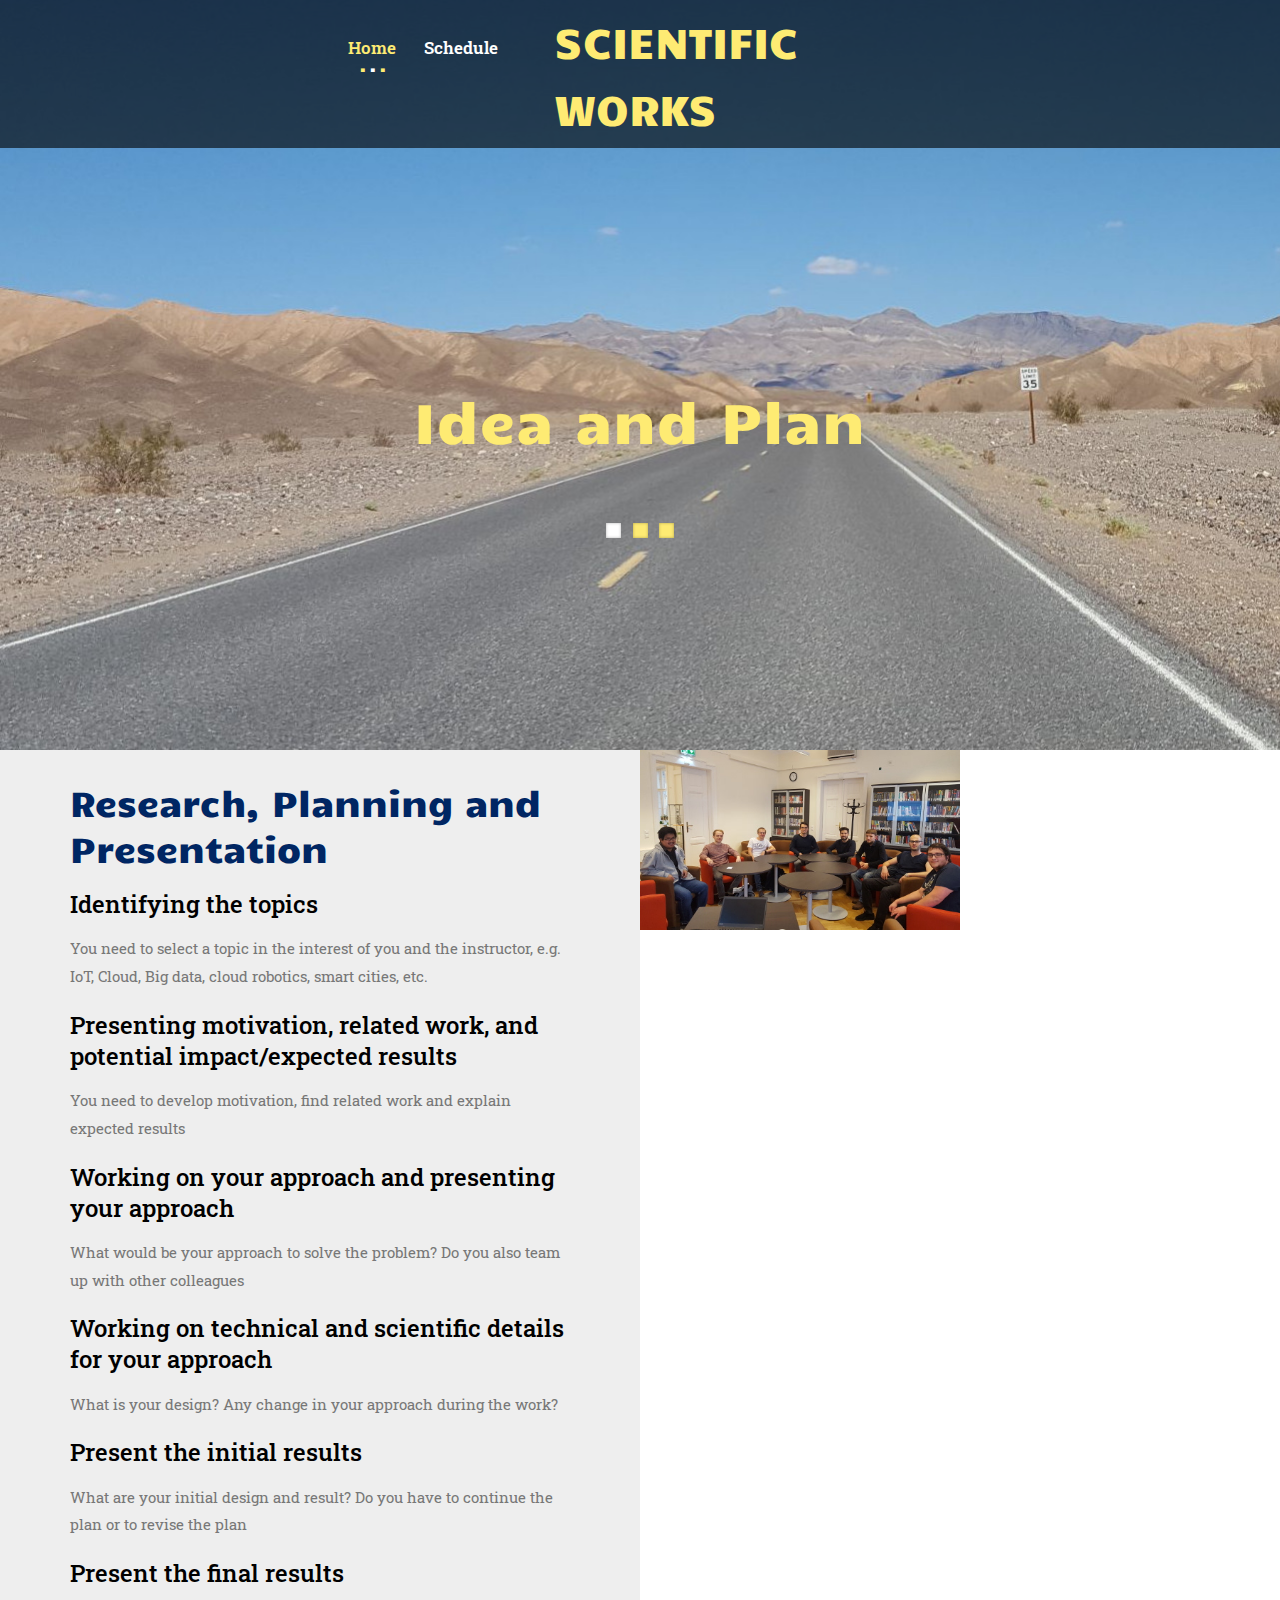
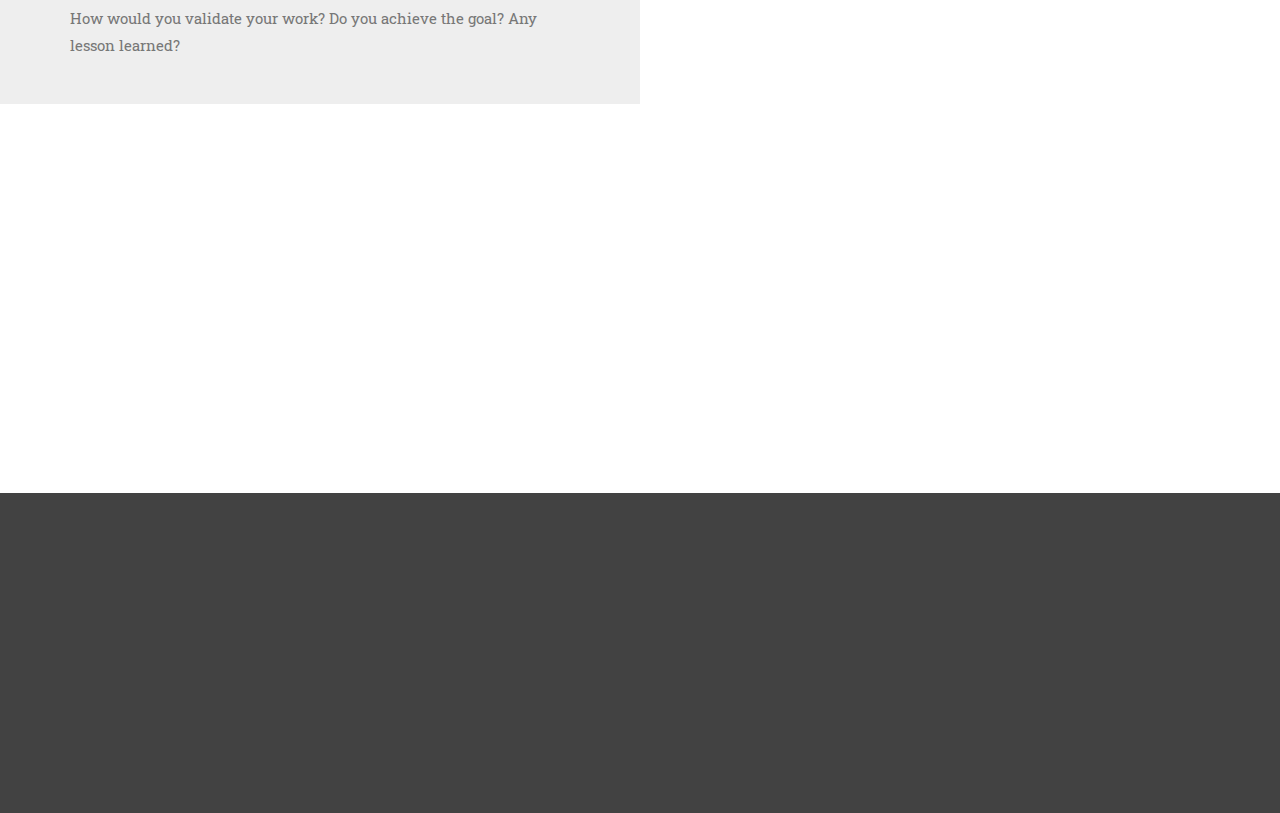
<file: index.html>
<!--
Author: W3layouts
Author URL: http://w3layouts.com
License: Creative Commons Attribution 3.0 Unported
License URL: http://creativecommons.org/licenses/by/3.0/
-->
<!DOCTYPE html>
<html>
<head>
<title>Scientific Works</title>
<link href="css/bootstrap.css" type="text/css" rel="stylesheet" media="all">
<link href="css/style.css" type="text/css" rel="stylesheet" media="all">
<!-- Custom Theme files -->
<meta name="viewport" content="width=device-width, initial-scale=1">
<meta http-equiv="Content-Type" content="text/html; charset=utf-8" />
<meta name="keywords" content="Mentors Responsive Web template, Bootstrap Web Templates, Flat Web Templates, Android Compatible Web template, 
Smartphone Compatible Web template, free Webdesigns for Nokia, Samsung, LG, SonyEricsson, Motorola Web design" />
<script type="application/x-javascript"> addEventListener("load", function() { setTimeout(hideURLbar, 0); }, false); function hideURLbar(){ window.scrollTo(0,1); } </script>
<!-- //Custom Theme files -->
<link rel="stylesheet" href="css/flexslider.css" type="text/css" media="screen" />
<!-- js -->
<script src="js/jquery-1.11.1.min.js"></script> 
<script src="js/bootstrap.js"> </script>
<!-- //js -->	
<!--fonts-->
<link href='//fonts.googleapis.com/css?family=Julius+Sans+One' rel='stylesheet' type='text/css'>
<link href='//fonts.googleapis.com/css?family=Candal' rel='stylesheet' type='text/css'>
<link href='//fonts.googleapis.com/css?family=Roboto+Slab' rel='stylesheet' type='text/css'>
<!--/fonts-->
<!--JS for animate-->
	<link href="css/animate.css" rel="stylesheet" type="text/css" media="all">
	<script src="js/wow.min.js"></script>
		<script>
			new WOW().init();
		</script>
	<!--//end-animate-->

</head>
<body>
	<!--banner-->
	<div class="banner">
		<!--header-->
		<div class="header">		
				<nav class="navbar navbar-default">
					<!-- Brand and toggle get grouped for better mobile display -->
						<div class="navbar-header">
							<button type="button" class="navbar-toggle collapsed" data-toggle="collapse" data-target="#bs-example-navbar-collapse-1">
								<span class="sr-only">Toggle navigation</span>
								<span class="icon-bar"> </span>
								<span class="icon-bar"> </span>
								<span class="icon-bar"> </span>
							</button>
						</div>
						<!-- Collect the nav links, forms, and other content for toggling -->
						<div class="collapse navbar-collapse" id="bs-example-navbar-collapse-1">
							<ul class="nav navbar-nav navbar-right wow fadeInLeft animated" data-wow-delay=".5s">
								<li><a href="index.html" class="active">Home</a></li>
								<li><a href="schedule.html" >Schedule</a></li>
								<!--li><a href="staff.html" >Staff</a></li-->
								<!--li><a href="shortcodes.html" >Short Codes</a></li-->
								<!--li><a href="contact.html" >Contact</a></li-->
							</ul>		
						</div>	
				</nav>	
				<div class="logo">
					<a class="navbar-brand" href="index.html">Scientific Works</a>
				</div>
				
				<!--div class="search-bar wow fadeInRight animated" data-wow-delay=".5s">
					<form action="#" method="post">
						<input type="text" name="search" value="Search" onfocus="this.value = '';" onblur="if (this.value == '') {this.value = 'Search';}">
						<input type="submit" value="">
					</form>
				</div-->
				<div class="clearfix"> </div>			
		</div>
		<!--//header-->
		<div class="container">
			<div class="banner-info">
				<section class="slider">
					<div class="flexslider">
						<ul class="slides">
							<li>
								<div class="banner-info1">
									<h1>Idea and Plan<br> <span></span></h1>
									<!--p>Many desktop publishing packages and Web page editors now use Lorem Ipsum as their default model text, and a search for 'lorem ipsum' will uncover many</p-->
									
								</div>
							</li>
							<li>
								<div class="banner-info1">
									<h1>Tackle the problem<br> <span></span></h1>
									<!--p>Many desktop publishing packages and Web page editors now use Lorem Ipsum as their default model text, and a search for 'lorem ipsum' will uncover many</p-->
									
								</div>
							</li>
							<li>
								<div class="banner-info1">
									<h1>Evaluating and Presenting<br>  <span></span></h1>
									<!--p>Many desktop publishing packages and Web page editors now use Lorem Ipsum as their default model text, and a search for 'lorem ipsum' will uncover many</p-->
									
								</div>
							</li>
						</ul>
					</div>
				</section>
			
							<!-- FlexSlider -->
									  <script defer="" src="js/jquery.flexslider.js"></script>
									  <script type="text/javascript">
										$(function(){
										 
										});
										$(window).load(function(){
										  $('.flexslider').flexslider({
											animation: "slide",
											start: function(slider){
											  $('body').removeClass('loading');
											}
										  });
										});
									  </script>
								<!-- FlexSlider -->
			</div>
		</div>
	</div>
	<!--//banner-->
<!--students-->
	<div class="students">
		<div class="col-md-6 students-left wow fadeInLeft animated" data-wow-delay=".5s">
			<h2>Research, Planning and Presentation</h2>
			<h3>Identifying the topics</h3>
			<p>You need to select a topic in the interest of you and the instructor, e.g. IoT, Cloud, Big data, cloud robotics, smart cities, etc.</p>
			<h3>Presenting motivation, related work, and potential impact/expected results</h3>
			<p>You need to develop motivation, find related work and explain expected results</p>
			<h3>Working on your approach and presenting your approach</h3>
			<p>What would be your approach to solve the problem? Do you also team up with other colleagues</p>
			<h3>Working on technical and scientific details for your approach</h3>			
			<p>What is your design? Any change in your approach during the work?</p>
			<h3>Present the initial results</h3>			
			<p>What are your initial design and result? Do you have to continue the plan or to revise the plan</p>
			<h3>Present the final results</h3>			
			<p>How would you validate your work? Do you achieve the goal? Any lesson learned?</p>
		</div>
		<div class="col-md-6 students-right wow fadeInRight animated" data-wow-delay=".5s">
			<ul>
				<li><div class="history-grid-image">
						<img src="images/t1-2017.jpg" class="img-responsive zoom-img" alt="">
					</div></li>
				<!--li><div class="history-grid-image">
						<img src="images/t11.jpg" class="img-responsive zoom-img" alt="">
					</div></li>
				<li><div class="history-grid-image">
						<img src="images/t12.jpg" class="img-responsive zoom-img" alt="">
					</div></li>
				<li><div class="history-grid-image">
						<img src="images/t13.jpg" class="img-responsive zoom-img" alt="">
					</div></li-->
			</ul>
		</div>
			<div class="clearfix"></div>
	</div>
<!--//students-->
<!--best-->
	<div class="best">
		<div class="container">
			<div class="col-md-6 best-left wow fadeInLeft animated" data-wow-delay=".5s">
				<h3>Latest News</h3>
				<div class="bes-top">
					<!--div class="bes-lft">
						<div class="history-grid-image">
						<img src="images/t8.jpg" class="img-responsive zoom-img" alt="">
					</div>
					</div-->
					<div class="bes-rgt">
						<h4>News</h4>
						<h5>First meeting: 10:00, Friday 9, Nov 2018  at the Library/Seminar room, Distributed Systems Group, Argentinierstraße 8/194-02, 3rd Floor </h5>
						<p></p>
					</div>
						<div class="clearfix"></div>
				</div>
				<div class="bes-top1">
					<!--div class="bes-lft">
						<div class="history-grid-image">
						<img src="images/t9.jpg" class="img-responsive zoom-img" alt="">
					</div>
					</div-->
					<!--div class="bes-rgt">
						<h4>Info</h4>
						<h5>Monday, 13 September 2015</h5>
						<p></p>
					</div-->
						<div class="clearfix"></div>
				</div>
			</div>
			<div class="col-md-6 best-left wow fadeInRight animated" data-wow-delay=".5s">
				<h3>Participants</h3>
				<p></p>
				<div class="bes-top">
					<ul>
						<li><!--div class="history-grid-image">
						<img src="images/t1.jpg" class="img-responsive zoom-img" alt="">
					</div-->
						<h6></h6>
						<h5></h5></li>
						<li><!--div class="history-grid-image">
						<img src="images/t2.jpg" class="img-responsive zoom-img" alt="">
					</div-->
						<h6></h6>
						<h5></h5></li>
						<!--li><div class="history-grid-image">
						<img src="images/t3.jpg" class="img-responsive zoom-img" alt="">
					</div>
						<h6><a href="singlepage.html">Neil Johnson</a></h6>
						<h5>2014</h5></li-->
					</ul>
				</div>
			</div>
				<div class="clearfix"></div>
		</div>
	</div>
<!--best-->
<!--course-->
	<!--div class="course">
		<div class="container">
			<div class="col-md-4 course-left wow fadeInLeft animated" data-wow-delay=".5s">
				<h3>Why Join Us</h3>
				<div class="history-grid-image">
						<img src="images/n2.jpg" class="img-responsive zoom-img" alt="">
					</div>
				<p>Lorem ipsum dolor sit amet, consectetu er adipiscing elit, sed diam nonummy nibh eu ismod tincidunt ut laoreetd.</p>
			</div>
			<div class="col-md-4 course-left animated wow fadeInUp animated animated" data-wow-duration="1200ms" data-wow-delay="500ms">
				<h3>Affordable</h3>
				<div class="history-grid-image">
						<img src="images/n3.jpg" class="img-responsive zoom-img" alt="">
					</div>
				<p>Lorem ipsum dolor sit amet, consectetu er adipiscing elit, sed diam nonummy nibh eu ismod tincidunt ut laoreetd.</p>
			</div>
			<div class="col-md-4 course-left wow fadeInRight animated" data-wow-delay=".5s">
					<h3>All Courses</h3>
					<ul>
						<li><a href="singlepage.html"><span></span>Lorem ipsum dolor sit</a></li>
						<li><a href="singlepage.html"><span></span>Amet consectetuer </a></li>
						<li><a href="singlepage.html"><span></span>Diam nonummy nibh</a></li>
						<li><a href="singlepage.html"><span></span>Euismod tincidunt ut </a></li>
						<li><a href="singlepage.html"><span></span>Magna aliquam erat</a></li>
						<li><a href="singlepage.html"><span></span>Volutpat ut wisi enim</a></li>
						<li><a href="singlepage.html"><span></span>Diam nonummy nibh</a></li>
						<li><a href="singlepage.html"><span></span>Magna aliquam erat</a></li>
					</ul>
					<p>Lorem ipsum dolor sit amet, consectetu er adipiscing elit, sed diam nonummy nibh eu ismod tincidunt ut laoreetd.</p>
			</div>
			<div class="clearfix"></div>
		</div>
	</div-->
<!--course-->
<!--semst-->
	<!--div class="semst">
		<div class="container">
			<div class="col-md-7 semst-left wow fadeInLeft animated" data-wow-delay=".5s">
				<h3>Semester's best teachers</h3>
				<ul>
					<li>
						<div class="history-grid-image">
						<img src="images/t4.jpg" class="img-responsive zoom-img" alt="">
					</div>
						<p>Lorem ipsum dolor sit amet, consectetu er elit.</p>
					</li>
					<li>
						<div class="history-grid-image">
						<img src="images/t5.jpg" class="img-responsive zoom-img" alt="">
					</div>
						<p>Consectetu er adipiscing elit, sed diam nonummy.</p>
					</li>
					<li>
						<div class="history-grid-image">
						<img src="images/t6.jpg" class="img-responsive zoom-img" alt="">
					</div>
						<p>Sed diam nonummy nibh eu ismod tincidunt ut.</p>
					</li>
				</ul>
			</div>
			<div class="col-md-5 semst-right wow fadeInRight animated" data-wow-delay=".5s">
				<h3>NewsLetter</h3>
				<form action="#" method="post">
					<input type="text" name="search" value="Enter Your email" onfocus="this.value = '';" onblur="if (this.value == '') {this.value = 'Enter Your email';}">
					<input type="submit" value="Subscribe">
				</form>
			</div>
				<div class="clearfix"></div>
		</div>
	</div-->
<!--semst-->
<!--footer-->
	<div class="footer">
		<div class="container">
			<div class="col-md-3 footer-left wow fadeInLeft animated" data-wow-delay=".5s">
				<h4>Instructor</h4>
				<p>Hong-Linh Truong<br>
						      Faculty of Informatics<br>
						      TU Wien
									      </p>
			</div>
			<!--div class="col-md-3 footer-left wow fadeInLeft animated" data-wow-delay=".5s">
				<h4>Features</h4>
				<ul>
					<li><a href="singlepage.html">Sed diam eu</a></li>
					<li><a href="singlepage.html">Ismod tincidunt </a></li>
					<li><a href="singlepage.html">Tincidunt ut </a></li>
				</ul>
			</div-->
			<div class="col-md-3 footer-left wow fadeInRight animated" data-wow-delay=".5s">
				<h4>Quick links</h4>
				<ul>
					<li><a href="http://dsg.tuwien.ac.at/staff/truong">Home page</a></li>
					<li><a href="https://tiss.tuwien.ac.at/course/courseAnnouncement.xhtml?dswid=2070&dsrid=139&courseNumber=180765&courseSemester=2017W">TISS</a></li>
					<li><a href="https://tuwel.tuwien.ac.at/course/view.php?idnumber=180765-2017W">TUWEL</a></li>
				</ul>
			</div>
			<div class="col-md-3 soci wow fadeInRight animated" data-wow-delay=".5s">
				<h4>Follow Us</h4>
				<ul>
					<!--li><a href="#"><i class="f-1"> </i></a></li>
					<li><a href="#"><i class="t-1"> </i></a></li-->
					<li><a href="http://twitter.com/linhsolar"><i class="g-1"> </i></a></li>
				</ul>
			</div>
				<div class="clearfix"></div>
			<div class="copy animated wow fadeInUp animated animated" data-wow-duration="1200ms" data-wow-delay="500ms">
				<p>© 2017 Hong-Linh Truong . All Rights Reserved | Design by  <a href="http://w3layouts.com/" target="_blank">W3layouts</a> </p>
			</div>
		</div>
	</diV>
<!--footer-->		
</body>
</html>
</file>
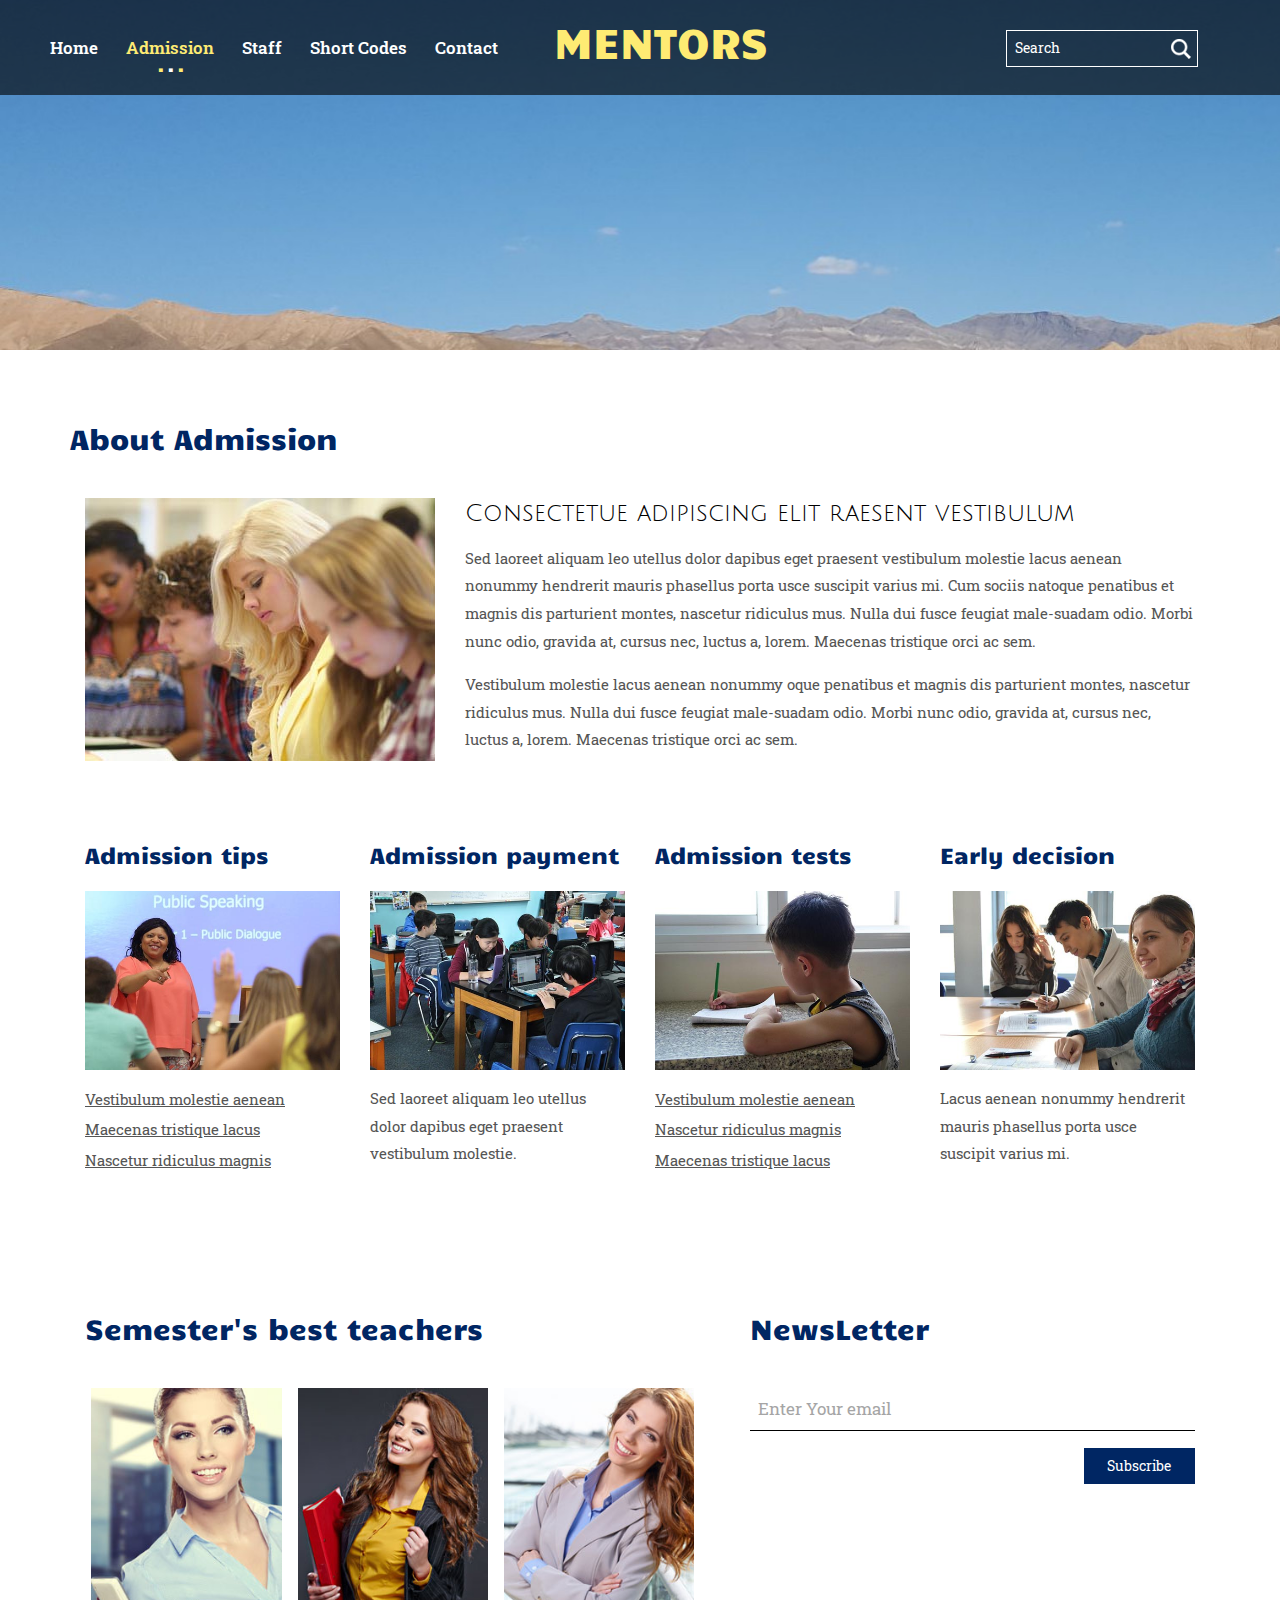
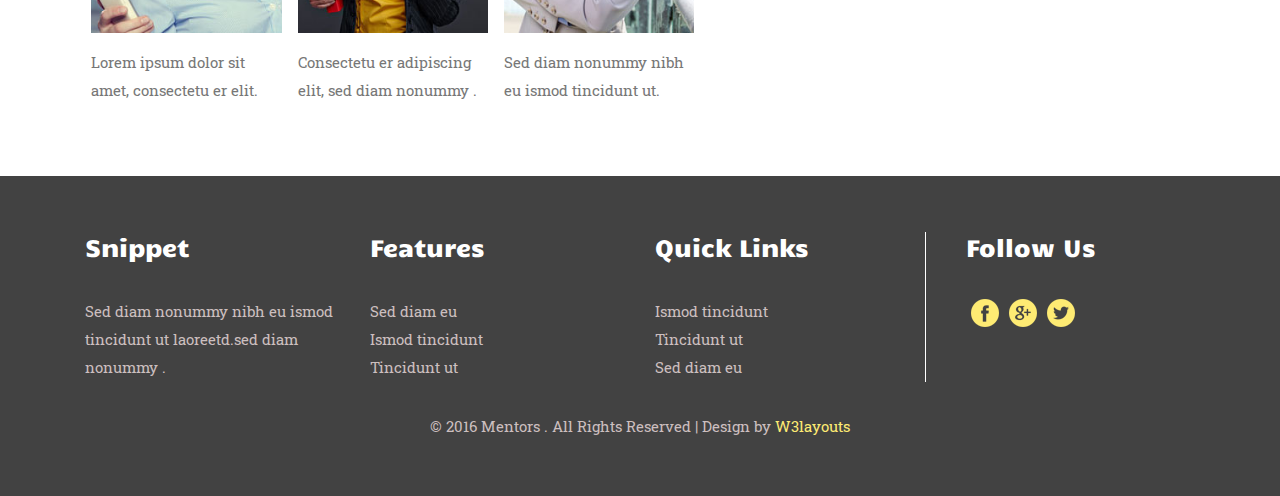
<file: admission.html>
<!--
Author: W3layouts
Author URL: http://w3layouts.com
License: Creative Commons Attribution 3.0 Unported
License URL: http://creativecommons.org/licenses/by/3.0/
-->
<!DOCTYPE html>
<html>
<head>
<title>Mentors a Education Category Flat Bootstrap Responsive Website Template | Admission :: w3layouts</title>
<link href="css/bootstrap.css" type="text/css" rel="stylesheet" media="all">
<link href="css/style.css" type="text/css" rel="stylesheet" media="all">
<!-- Custom Theme files -->
<meta name="viewport" content="width=device-width, initial-scale=1">
<meta http-equiv="Content-Type" content="text/html; charset=utf-8" />
<meta name="keywords" content="Mentors Responsive Web template, Bootstrap Web Templates, Flat Web Templates, Android Compatible Web template, 
Smartphone Compatible Web template, free Webdesigns for Nokia, Samsung, LG, SonyEricsson, Motorola Web design" />
<script type="application/x-javascript"> addEventListener("load", function() { setTimeout(hideURLbar, 0); }, false); function hideURLbar(){ window.scrollTo(0,1); } </script>
<!-- //Custom Theme files -->
<link rel="stylesheet" href="css/flexslider.css" type="text/css" media="screen" />
<!-- js -->
<script src="js/jquery-1.11.1.min.js"></script> 
<script src="js/bootstrap.js"> </script>
<!-- //js -->	
<!--fonts-->
<link href='//fonts.googleapis.com/css?family=Julius+Sans+One' rel='stylesheet' type='text/css'>
<link href='//fonts.googleapis.com/css?family=Candal' rel='stylesheet' type='text/css'>
<link href='//fonts.googleapis.com/css?family=Roboto+Slab' rel='stylesheet' type='text/css'>
<!--/fonts-->
</head>
<body>
	<!--banner-->
	<div class="banner-1">
		<!--header-->
		<div class="header">		
				<nav class="navbar navbar-default">
					<!-- Brand and toggle get grouped for better mobile display -->
						<div class="navbar-header">
							<button type="button" class="navbar-toggle collapsed" data-toggle="collapse" data-target="#bs-example-navbar-collapse-1">
								<span class="sr-only">Toggle navigation</span>
								<span class="icon-bar"> </span>
								<span class="icon-bar"> </span>
								<span class="icon-bar"> </span>
							</button>
						</div>
						<!-- Collect the nav links, forms, and other content for toggling -->
						<div class="collapse navbar-collapse" id="bs-example-navbar-collapse-1">
							<ul class="nav navbar-nav navbar-right">
								<li><a href="index.html">Home</a></li>
								<li><a href="admission.html" class="active">Admission</a></li>
								<li><a href="staff.html" >Staff</a></li>
								<li><a href="shortcodes.html" >Short Codes</a></li>
								<li><a href="contact.html" >Contact</a></li>
							</ul>		
						</div>	
				</nav>	
				<div class="logo">
					<a class="navbar-brand" href="index.html">Mentors</a>
				</div>
				
				<div class="search-bar">
					<form action="#" method="post">
						<input type="text" name="search" value="Search" onfocus="this.value = '';" onblur="if (this.value == '') {this.value = 'Search';}">
						<input type="submit" value="">
					</form>
				</div>
					<div class="clearfix"> </div>			
		</div>	
		<!--//header-->
	</div>
	<!--//banner-->
<!--about-->
	<div class="about">
		<div class="container">
			<h1>About Admission</h1>
			<div class="col-md-4 about-left">
				<div class="history-grid-image">
						<img src="images/n3.jpg" class="img-responsive zoom-img" alt="">
					</div>
			</div>
			<div class="col-md-8 about-right">
				<h4>Consectetue adipiscing elit raesent vestibulum</h4>
				<p>Sed laoreet aliquam leo utellus dolor dapibus eget praesent vestibulum molestie lacus aenean nonummy hendrerit mauris phasellus porta usce suscipit varius mi. Cum sociis natoque penatibus et magnis dis parturient montes, nascetur ridiculus mus. Nulla dui fusce feugiat male-suadam odio. Morbi nunc odio, gravida at, cursus nec, luctus a, lorem. Maecenas tristique orci ac sem. </p>
				<p>Vestibulum molestie lacus aenean nonummy oque penatibus et magnis dis parturient montes, nascetur ridiculus mus. Nulla dui fusce feugiat male-suadam odio. Morbi nunc odio, gravida at, cursus nec, luctus a, lorem. Maecenas tristique orci ac sem. </p>
			</div>
				<div class="clearfix"></div>
			<div class="about-top">
				<div class="col-md-3 abt-1">
					<h2>Admission tips</h2>
					<div class="history-grid-image">
						<img src="images/t13.jpg" class="img-responsive zoom-img" alt="">
					</div>
					<ul>
						<li><a href="#">Vestibulum molestie aenean</a></li>
						<li><a href="#">Maecenas tristique lacus</a></li>
						<li><a href="#">Nascetur ridiculus magnis</a></li>
					</ul>
				</div>
				<div class="col-md-3 abt-1">
					<h3>Admission payment</h3>
					<div class="history-grid-image">
						<img src="images/t12.jpg" class="img-responsive zoom-img" alt="">
					</div>
					<p>Sed laoreet aliquam leo utellus dolor dapibus eget praesent vestibulum molestie.</p>
				</div>
				<div class="col-md-3 abt-1">
					<h3>Admission tests</h3>
					<div class="history-grid-image">
						<img src="images/t11.jpg" class="img-responsive zoom-img" alt="">
					</div>
					<ul>
						<li><a href="#">Vestibulum molestie aenean</a></li>
						<li><a href="#">Nascetur ridiculus magnis</a></li>
						<li><a href="#">Maecenas tristique lacus</a></li>
					</ul>
				</div>
				<div class="col-md-3 abt-1">
					<h3>Early decision</h3>
					<div class="history-grid-image">
						<img src="images/t10.jpg" class="img-responsive zoom-img" alt="">
					</div>
					<P>Lacus aenean nonummy hendrerit mauris phasellus porta usce suscipit varius mi. </P>
				</div>
					<div class="clearfix"></div>
			</div>
		</div>
	</div>
<!--//about-->
<!--semst-->
	<div class="semst">
		<div class="container">
			<div class="col-md-7 semst-left">
				<h3>Semester's best teachers</h3>
				<ul>
					<li><div class="history-grid-image">
						<img src="images/t4.jpg" class="img-responsive zoom-img" alt="">
					</div>
						<p>Lorem ipsum dolor sit amet, consectetu er elit.</p></li>
					<li><div class="history-grid-image">
						<img src="images/t5.jpg" class="img-responsive zoom-img" alt="">
					</div>
						<p>Consectetu er adipiscing elit, sed diam nonummy .</p></li>
					<li><div class="history-grid-image">
						<img src="images/t6.jpg" class="img-responsive zoom-img" alt="">
					</div>
						<p>Sed diam nonummy nibh eu ismod tincidunt ut.</p></li>
				</ul>
			</div>
			<div class="col-md-5 semst-right">
				<h3>NewsLetter</h3>
					<form action="#" method="post">
						<input type="text" name="search" value="Enter Your email" onfocus="this.value = '';" onblur="if (this.value == '') {this.value = 'Enter Your email';}">
						<input type="submit" value="Subscribe">
					</form>	
			</div>
				<div class="clearfix"></div>
		</div>
	</div>
<!--semst-->
<!--footer-->
	<div class="footer">
		<div class="container">
			<div class="col-md-3 footer-left wow fadeInLeft animated" data-wow-delay=".5s">
				<h4>Snippet</h4>
				<p>Sed diam nonummy nibh eu ismod tincidunt ut laoreetd.sed diam nonummy .</p>
			</div>
			<div class="col-md-3 footer-left wow fadeInLeft animated" data-wow-delay=".5s">
				<h4>Features</h4>
				<ul>
					<li><a href="singlepage.html">Sed diam eu</a></li>
					<li><a href="singlepage.html">Ismod tincidunt </a></li>
					<li><a href="singlepage.html">Tincidunt ut </a></li>
				</ul>
			</div>
			<div class="col-md-3 footer-left wow fadeInRight animated" data-wow-delay=".5s">
				<h4>Quick Links</h4>
				<ul>
					<li><a href="singlepage.html">Ismod tincidunt </a></li>
					<li><a href="singlepage.html">Tincidunt ut </a></li>
					<li><a href="singlepage.html">Sed diam eu</a></li>
				</ul>
			</div>
			<div class="col-md-3 soci wow fadeInRight animated" data-wow-delay=".5s">
				<h4>Follow Us</h4>
				<ul>
					<li><a href="#"><i class="f-1"> </i></a></li>
					<li><a href="#"><i class="t-1"> </i></a></li>
					<li><a href="#"><i class="g-1"> </i></a></li>
				</ul>
			</div>
				<div class="clearfix"></div>
			<div class="copy animated wow fadeInUp animated animated" data-wow-duration="1200ms" data-wow-delay="500ms">
				<p>© 2016 Mentors . All Rights Reserved | Design by  <a href="http://w3layouts.com/" target="_blank">W3layouts</a> </p>
			</div>
		</div>
	</diV>
<!--footer-->		
</body>
</html>
</file>
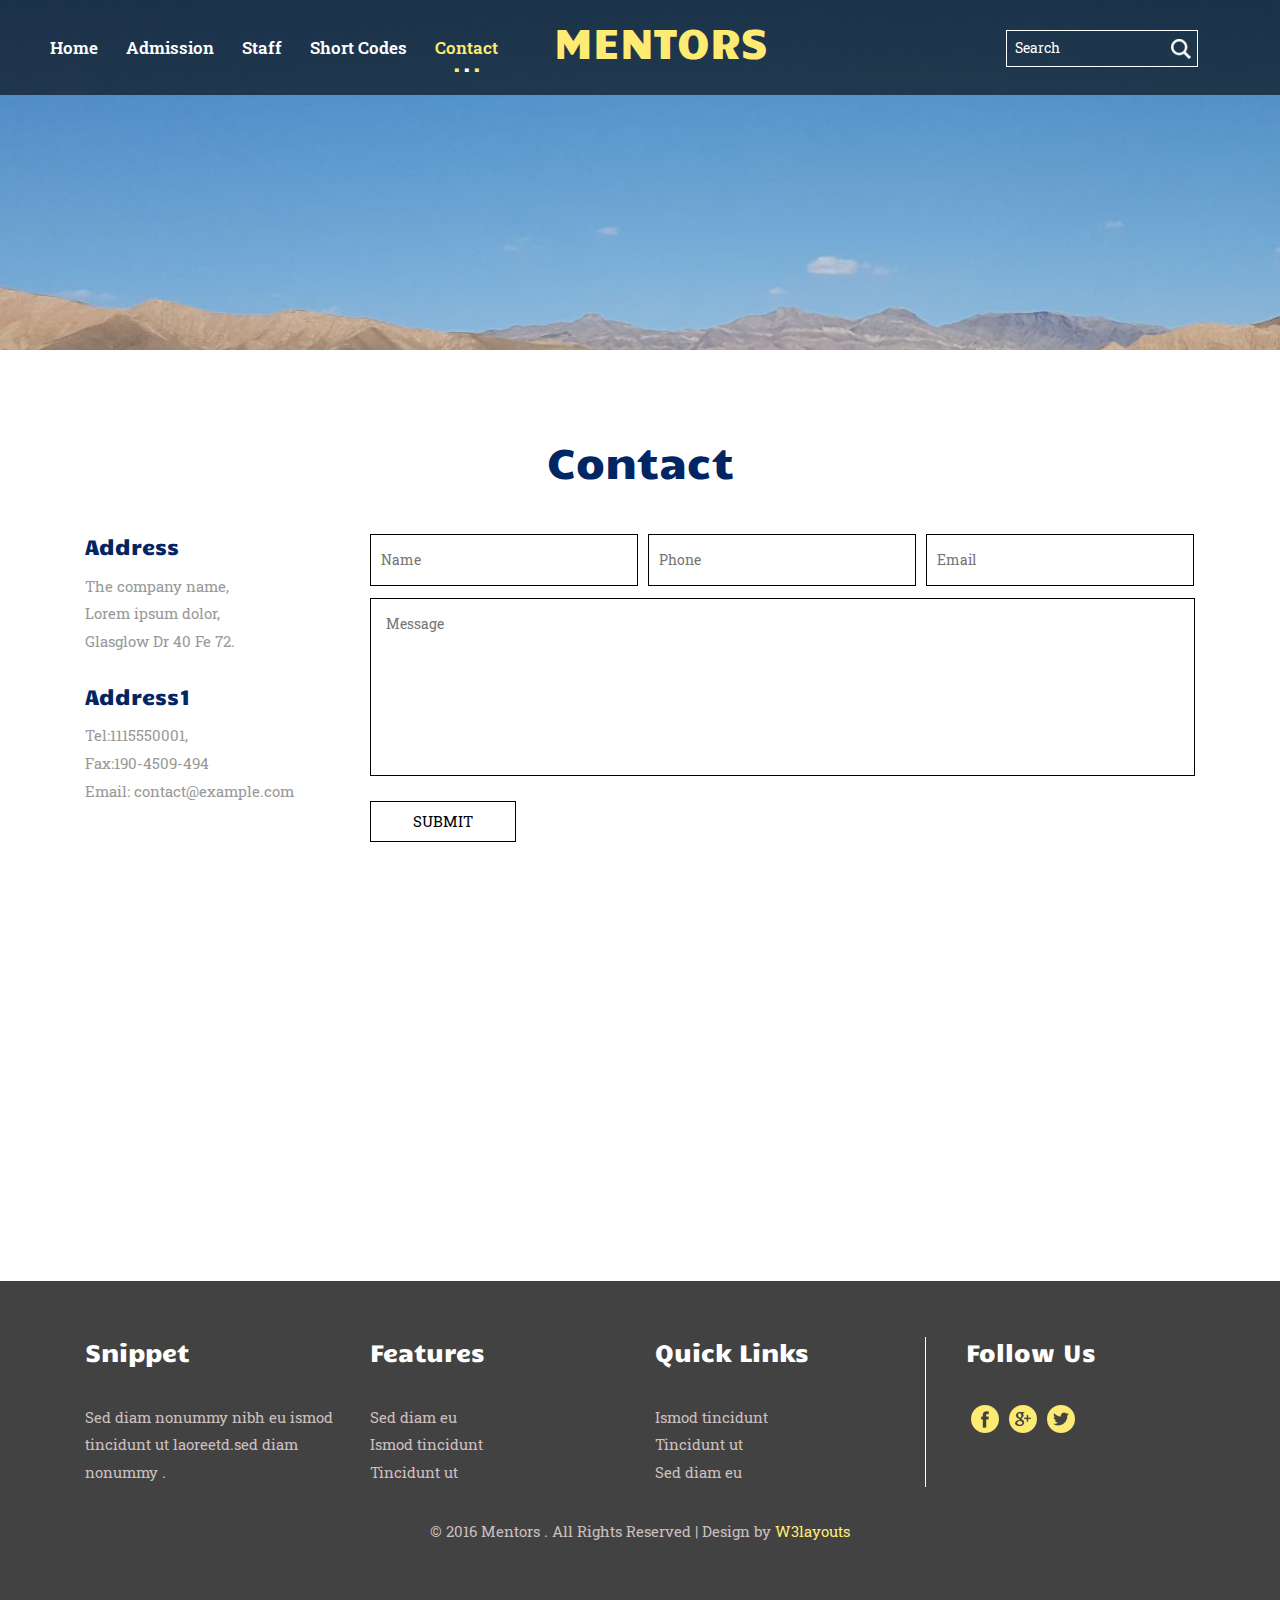
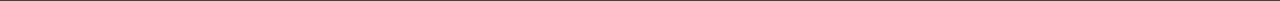
<file: contact.html>
<!--
Author: W3layouts
Author URL: http://w3layouts.com
License: Creative Commons Attribution 3.0 Unported
License URL: http://creativecommons.org/licenses/by/3.0/
-->
<!DOCTYPE html>
<html>
<head>
<title>Mentors a Education Category Flat Bootstrap Responsive Website Template | Contact :: w3layouts</title>
<link href="css/bootstrap.css" type="text/css" rel="stylesheet" media="all">
<link href="css/style.css" type="text/css" rel="stylesheet" media="all">
<!-- Custom Theme files -->
<meta name="viewport" content="width=device-width, initial-scale=1">
<meta http-equiv="Content-Type" content="text/html; charset=utf-8" />
<meta name="keywords" content="Mentors Responsive Web template, Bootstrap Web Templates, Flat Web Templates, Android Compatible Web template, 
Smartphone Compatible Web template, free Webdesigns for Nokia, Samsung, LG, SonyEricsson, Motorola Web design" />
<script type="application/x-javascript"> addEventListener("load", function() { setTimeout(hideURLbar, 0); }, false); function hideURLbar(){ window.scrollTo(0,1); } </script>
<!-- //Custom Theme files -->
<link rel="stylesheet" href="css/flexslider.css" type="text/css" media="screen" />
<!-- js -->
<script src="js/jquery-1.11.1.min.js"></script> 
<script src="js/bootstrap.js"> </script>
<!-- //js -->	
<!--fonts-->
<link href='//fonts.googleapis.com/css?family=Julius+Sans+One' rel='stylesheet' type='text/css'>
<link href='//fonts.googleapis.com/css?family=Candal' rel='stylesheet' type='text/css'>
<link href='//fonts.googleapis.com/css?family=Roboto+Slab' rel='stylesheet' type='text/css'>
<!--/fonts-->
</head>
<body>
	<!--banner-->
	<div class="banner-1">
		<!--header-->
		<div class="header">		
				<nav class="navbar navbar-default">
					<!-- Brand and toggle get grouped for better mobile display -->
						<div class="navbar-header">
							<button type="button" class="navbar-toggle collapsed" data-toggle="collapse" data-target="#bs-example-navbar-collapse-1">
								<span class="sr-only">Toggle navigation</span>
								<span class="icon-bar"> </span>
								<span class="icon-bar"> </span>
								<span class="icon-bar"> </span>
							</button>
						</div>
						<!-- Collect the nav links, forms, and other content for toggling -->
						<div class="collapse navbar-collapse" id="bs-example-navbar-collapse-1">
							<ul class="nav navbar-nav navbar-right">
								<li><a href="index.html">Home</a></li>
								<li><a href="admission.html" >Admission</a></li>
								<li><a href="staff.html" >Staff</a></li>
								<li><a href="shortcodes.html" >Short Codes</a></li>
								<li><a href="contact.html" class="active">Contact</a></li>
							</ul>		
						</div>	
				</nav>	
				<div class="logo">
					<a class="navbar-brand" href="index.html">Mentors</a>
				</div>
				
				<div class="search-bar">
					<form action="#" method="post">
						<input type="text" name="search" value="Search" onfocus="this.value = '';" onblur="if (this.value == '') {this.value = 'Search';}">
						<input type="submit" value="">
					</form>
				</div>
					<div class="clearfix"> </div>			
		</div>	
		<!--//header-->
	</div>
	<!--//banner-->
<!--contact-->
	<div class="contact">
		<div class="container">
			<div class="contact-top heading">
				<h1>Contact</h1>
			</div>
			<div class="contact-text">
				<div class="col-md-3 contact-left">
					<div class="address">
						<h2>Address</h2>
						<p>The company name, 
						<span>Lorem ipsum dolor,</span>
						Glasglow Dr 40 Fe 72.</p>
					</div>
					<div class="address">
						<h5>Address1</h5>
						<p>Tel:1115550001, 
						<span>Fax:190-4509-494</span>
						Email: <a href="mailto:example@email.com">contact@example.com</a></p>
					</div>
				</div>
				<div class="col-md-9 contact-right">
					<form action="#" method="post">
						<input type="text" name="name" placeholder="Name">
						<input type="text" name="phone "placeholder="Phone">
						<input type="text" name="email" placeholder="Email">
						<textarea placeholder="Message" name="message" required=""></textarea>
						<div class="submit-btn">
							<input type="submit" value="SUBMIT">
						</div>
					</form>
				</div>	
					<div class="clearfix"></div>
			</div>
		</div>
	</div>
<!--contact-->
	<div class="map">
		<iframe src="https://www.google.com/maps/embed?pb=!1m18!1m12!1m3!1d6632.248000703498!2d151.265683!3d-33.7832959!2m3!1f0!2f0!3f0!3m2!1i1024!2i768!4f13.1!3m3!1m2!1s0x6b12abc7edcbeb07%3A0x5017d681632bfc0!2sManly+Vale+NSW+2093%2C+Australia!5e0!3m2!1sen!2sin!4v1433329298259" style="border:0"></iframe>
	</div>
<!--footer-->
	<div class="footer">
		<div class="container">
			<div class="col-md-3 footer-left wow fadeInLeft animated" data-wow-delay=".5s">
				<h4>Snippet</h4>
				<p>Sed diam nonummy nibh eu ismod tincidunt ut laoreetd.sed diam nonummy .</p>
			</div>
			<div class="col-md-3 footer-left wow fadeInLeft animated" data-wow-delay=".5s">
				<h4>Features</h4>
				<ul>
					<li><a href="singlepage.html">Sed diam eu</a></li>
					<li><a href="singlepage.html">Ismod tincidunt </a></li>
					<li><a href="singlepage.html">Tincidunt ut </a></li>
				</ul>
			</div>
			<div class="col-md-3 footer-left wow fadeInRight animated" data-wow-delay=".5s">
				<h4>Quick Links</h4>
				<ul>
					<li><a href="singlepage.html">Ismod tincidunt </a></li>
					<li><a href="singlepage.html">Tincidunt ut </a></li>
					<li><a href="singlepage.html">Sed diam eu</a></li>
				</ul>
			</div>
			<div class="col-md-3 soci wow fadeInRight animated" data-wow-delay=".5s">
				<h4>Follow Us</h4>
				<ul>
					<li><a href="#"><i class="f-1"> </i></a></li>
					<li><a href="#"><i class="t-1"> </i></a></li>
					<li><a href="#"><i class="g-1"> </i></a></li>
				</ul>
			</div>
				<div class="clearfix"></div>
			<div class="copy animated wow fadeInUp animated animated" data-wow-duration="1200ms" data-wow-delay="500ms">
				<p>© 2016 Mentors . All Rights Reserved | Design by  <a href="http://w3layouts.com/" target="_blank">W3layouts</a> </p>
			</div>
		</div>
	</diV>
<!--footer-->		
</body>
</html>
</file>
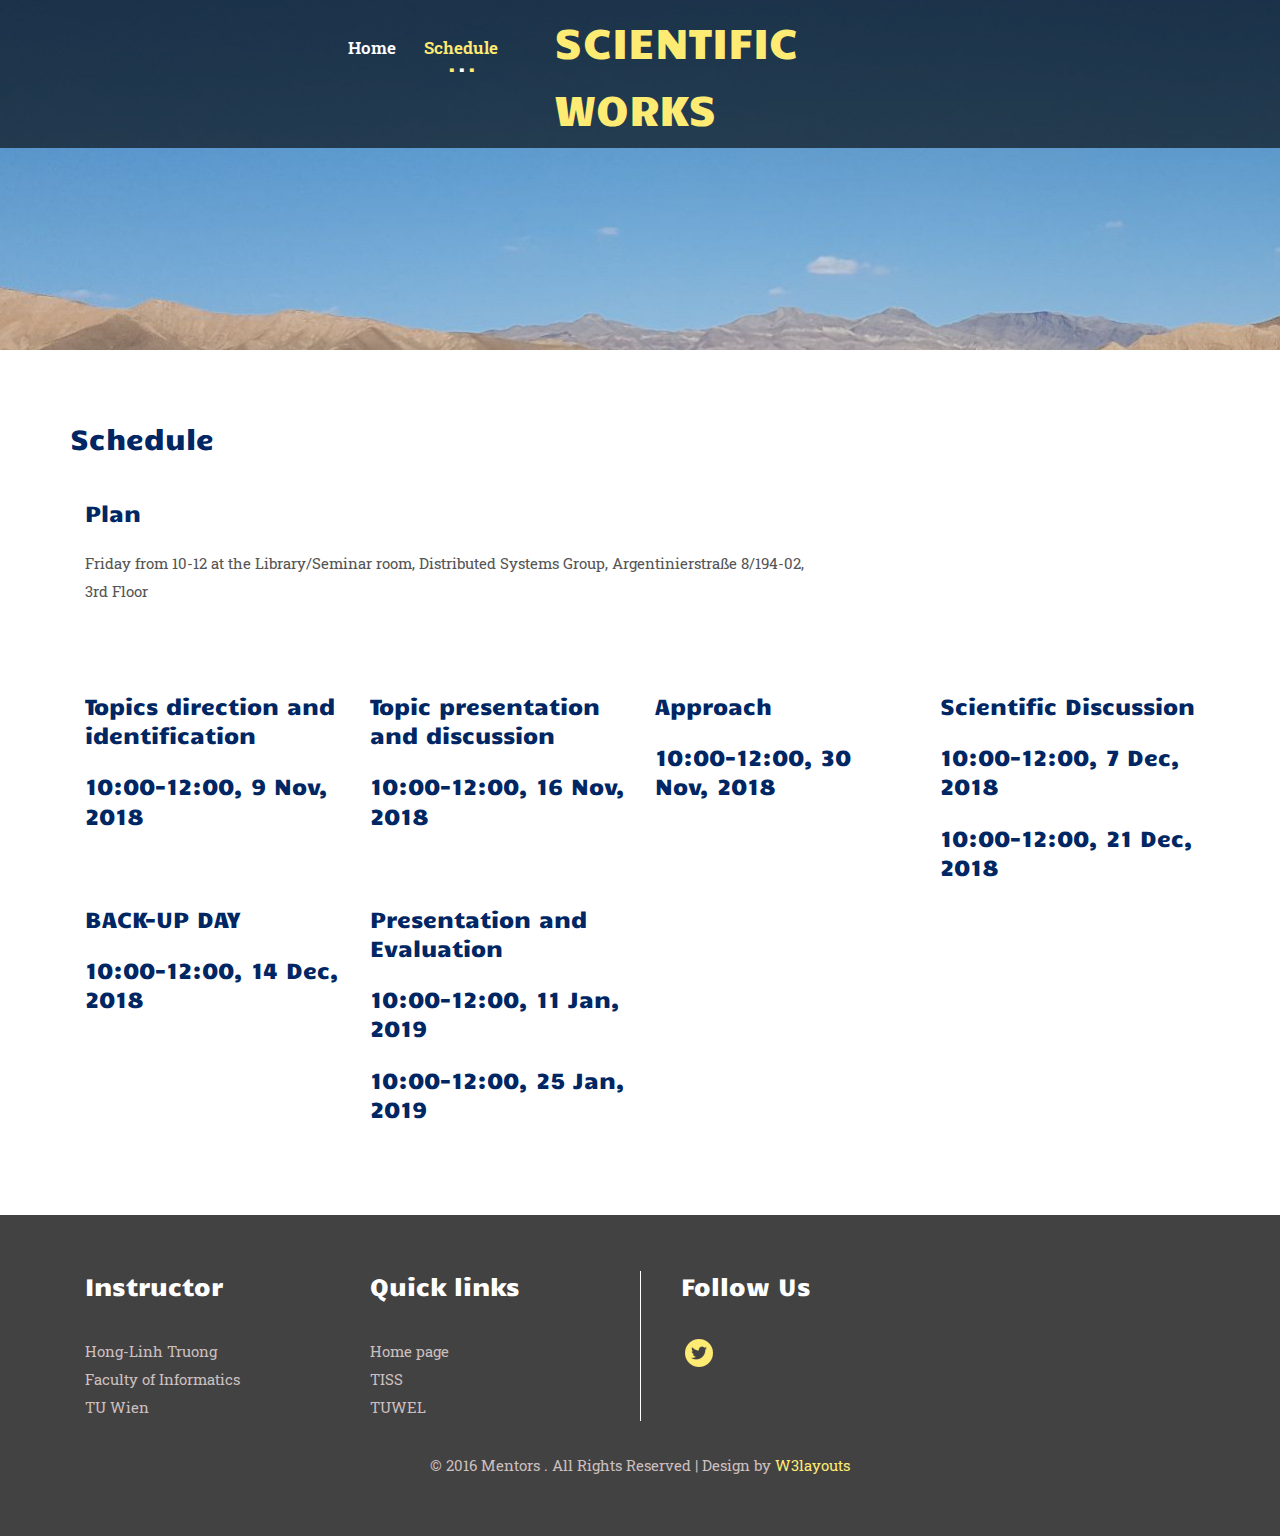
<file: schedule.html>
<!--
Author: W3layouts
Author URL: http://w3layouts.com
License: Creative Commons Attribution 3.0 Unported
License URL: http://creativecommons.org/licenses/by/3.0/
-->
<!DOCTYPE html>
<html>
<head>
<title>Scentific Works</title>
<link href="css/bootstrap.css" type="text/css" rel="stylesheet" media="all">
<link href="css/style.css" type="text/css" rel="stylesheet" media="all">
<!-- Custom Theme files -->
<meta name="viewport" content="width=device-width, initial-scale=1">
<meta http-equiv="Content-Type" content="text/html; charset=utf-8" />
<meta name="keywords" content="Mentors Responsive Web template, Bootstrap Web Templates, Flat Web Templates, Android Compatible Web template, 
Smartphone Compatible Web template, free Webdesigns for Nokia, Samsung, LG, SonyEricsson, Motorola Web design" />
<script type="application/x-javascript"> addEventListener("load", function() { setTimeout(hideURLbar, 0); }, false); function hideURLbar(){ window.scrollTo(0,1); } </script>
<!-- //Custom Theme files -->
<link rel="stylesheet" href="css/flexslider.css" type="text/css" media="screen" />
<!-- js -->
<script src="js/jquery-1.11.1.min.js"></script> 
<script src="js/bootstrap.js"> </script>
<!-- //js -->	
<!--fonts-->
<link href='//fonts.googleapis.com/css?family=Julius+Sans+One' rel='stylesheet' type='text/css'>
<link href='//fonts.googleapis.com/css?family=Candal' rel='stylesheet' type='text/css'>
<link href='//fonts.googleapis.com/css?family=Roboto+Slab' rel='stylesheet' type='text/css'>
<!--/fonts-->
</head>
<body>
	<!--banner-->
	<div class="banner-1">
		<!--header-->
		<div class="header">		
				<nav class="navbar navbar-default">
					<!-- Brand and toggle get grouped for better mobile display -->
						<div class="navbar-header">
							<button type="button" class="navbar-toggle collapsed" data-toggle="collapse" data-target="#bs-example-navbar-collapse-1">
								<span class="sr-only">Toggle navigation</span>
								<span class="icon-bar"> </span>
								<span class="icon-bar"> </span>
								<span class="icon-bar"> </span>
							</button>
						</div>
						<!-- Collect the nav links, forms, and other content for toggling -->
						<div class="collapse navbar-collapse" id="bs-example-navbar-collapse-1">
							<ul class="nav navbar-nav navbar-right">
								<li><a href="index.html">Home</a></li>
								<li><a href="schedule.html" class="active">Schedule</a></li>
								<!--li><a href="staff.html" >Staff</a></li>
								<li><a href="shortcodes.html" >Short Codes</a></li>
								<li><a href="contact.html" >Contact</a></li-->
							</ul>		
						</div>	
				</nav>	
				<div class="logo">
					<a class="navbar-brand" href="index.html">Scientific Works</a>
				</div>
				
				<!--div class="search-bar">
					<form action="#" method="post">
						<input type="text" name="search" value="Search" onfocus="this.value = '';" onblur="if (this.value == '') {this.value = 'Search';}">
						<input type="submit" value="">
					</form>
				</div-->
					<div class="clearfix"> </div>			
		</div>	
		<!--//header-->
	</div>
	<!--//banner-->
<!--about-->
	<div class="about">
		<div class="container">
			<h1>Schedule</h1>
			<!--div class="col-md-4 about-left">
				<div class="history-grid-image">
						<img src="images/n3.jpg" class="img-responsive zoom-img" alt="">
					</div>
			</div-->
			<div class="col-md-8 about-right">
				<h2>Plan</h2>
				<p>Friday from 10-12 at the Library/Seminar room, Distributed Systems Group, Argentinierstraße 8/194-02, 3rd Floor</p>			
			</div>
				<div class="clearfix"></div>
			<div class="about-top">
				<div class="col-md-3 abt-1">
					<h2>Topics direction and identification</h2>
					<!--div class="history-grid-image">
						<img src="images/t13.jpg" class="img-responsive zoom-img" alt="">
</div-->
					<h3> 10:00-12:00, 9  Nov, 2018</h3>
					<!--ul>
						<li><a href="#">Introduction</a></li>
						<li><a href="#">Potential direction</a></li>
					</ul-->
				</div>
				<div class="col-md-3 abt-1">
					<h2>Topic presentation and discussion</h2>
					<!--div class="history-grid-image">
						<img src="images/t12.jpg" class="img-responsive zoom-img" alt="">
					</div-->
					<p></p>
					<h3> 10:00-12:00, 16 Nov, 2018</h3>
				</div>
				<div class="col-md-3 abt-1">
					<h2>Approach</h2>
					<!--div class="history-grid-image">
						<img src="images/t11.jpg" class="img-responsive zoom-img" alt="">
</div-->
					<h3> 10:00-12:00, 30 Nov, 2018</h3>
					<!--ul>
						<li><a href="#">Present your approach</a></li>
					</ul-->
				</div>
				<div class="col-md-3 abt-1">
					<h2>Scientific Discussion</h2>
					<!--div class="history-grid-image">
						<img src="images/t10.jpg" class="img-responsive zoom-img" alt="">
					</div-->
					<h3> 10:00-12:00, 7 Dec, 2018</h3>
				
					<h3> 10:00-12:00, 21 Dec, 2018</h3>
				</div>
								<div class="col-md-3 abt-1">
					<h2>BACK-UP DAY</h2>
					<!--div class="history-grid-image">
						<img src="images/t10.jpg" class="img-responsive zoom-img" alt="">
					</div-->
					<h3> 10:00-12:00, 14 Dec, 2018</h3>
					</div>
								
					<div class="col-md-3 abt-1">
					<h2>Presentation and Evaluation</h2>
					<!--div class="history-grid-image">
						<img src="images/t10.jpg" class="img-responsive zoom-img" alt="">
					</div-->					
					<h3> 10:00-12:00, 11 Jan, 2019</h3>
					<!--h3> 17 Jan, 2018</h3-->
					<h3> 10:00-12:00, 25 Jan, 2019</h3>
				</div>
					<div class="clearfix"></div>
			</div>
		</div>
	</div>
<!--//about-->
<!--semst-->
	<!--div class="semst">
		<div class="container">
			<div class="col-md-7 semst-left">
				<h3>Semester's best teachers</h3>
				<ul>
					<li><div class="history-grid-image">
						<img src="images/t4.jpg" class="img-responsive zoom-img" alt="">
					</div>
						<p>Lorem ipsum dolor sit amet, consectetu er elit.</p></li>
					<li><div class="history-grid-image">
						<img src="images/t5.jpg" class="img-responsive zoom-img" alt="">
					</div>
						<p>Consectetu er adipiscing elit, sed diam nonummy .</p></li>
					<li><div class="history-grid-image">
						<img src="images/t6.jpg" class="img-responsive zoom-img" alt="">
					</div>
						<p>Sed diam nonummy nibh eu ismod tincidunt ut.</p></li>
				</ul>
			</div>
			<div class="col-md-5 semst-right">
				<h3>NewsLetter</h3>
					<form action="#" method="post">
						<input type="text" name="search" value="Enter Your email" onfocus="this.value = '';" onblur="if (this.value == '') {this.value = 'Enter Your email';}">
						<input type="submit" value="Subscribe">
					</form>	
			</div>
				<div class="clearfix"></div>
		</div>
	</div-->
<!--semst-->
<!--footer-->
	<div class="footer">
		<div class="container">
			<div class="col-md-3 footer-left wow fadeInLeft animated" data-wow-delay=".5s">
			  <h4>Instructor</h4>
			  				<p>Hong-Linh Truong<br>
						      Faculty of Informatics<br>
						      TU Wien
									      </p>
			</div>
			<!--div class="col-md-3 footer-left wow fadeInLeft animated" data-wow-delay=".5s">
				<h4>Features</h4>
				<ul>
					<li><a href="singlepage.html">Sed diam eu</a></li>
					<li><a href="singlepage.html">Ismod tincidunt </a></li>
					<li><a href="singlepage.html">Tincidunt ut </a></li>
				</ul>
			</div-->
			<div class="col-md-3 footer-left wow fadeInRight animated" data-wow-delay=".5s">
			  	<h4>Quick links</h4>
				<ul>
					<li><a href="http://dsg.tuwien.ac.at/staff/truong">Home page</a></li>
					<li><a href="https://tiss.tuwien.ac.at/course/courseAnnouncement.xhtml?dswid=2070&dsrid=139&courseNumber=180765&courseSemester=2017W">TISS</a></li>
					<li><a href="https://tuwel.tuwien.ac.at/course/view.php?idnumber=180765-2017W">TUWEL</a></li>
				</ul>
				
			</div>
			<div class="col-md-3 soci wow fadeInRight animated" data-wow-delay=".5s">
				<h4>Follow Us</h4>
				<ul>
					<!--li><a href="#"><i class="f-1"> </i></a></li>
					<li><a href="#"><i class="t-1"> </i></a></li-->
					<li><a href="#"><i class="g-1"> </i></a></li>
				</ul>
			</div>
				<div class="clearfix"></div>
			<div class="copy animated wow fadeInUp animated animated" data-wow-duration="1200ms" data-wow-delay="500ms">
				<p>© 2016 Mentors . All Rights Reserved | Design by  <a href="http://w3layouts.com/" target="_blank">W3layouts</a> </p>
			</div>
		</div>
	</diV>
<!--footer-->		
</body>
</html>
</file>
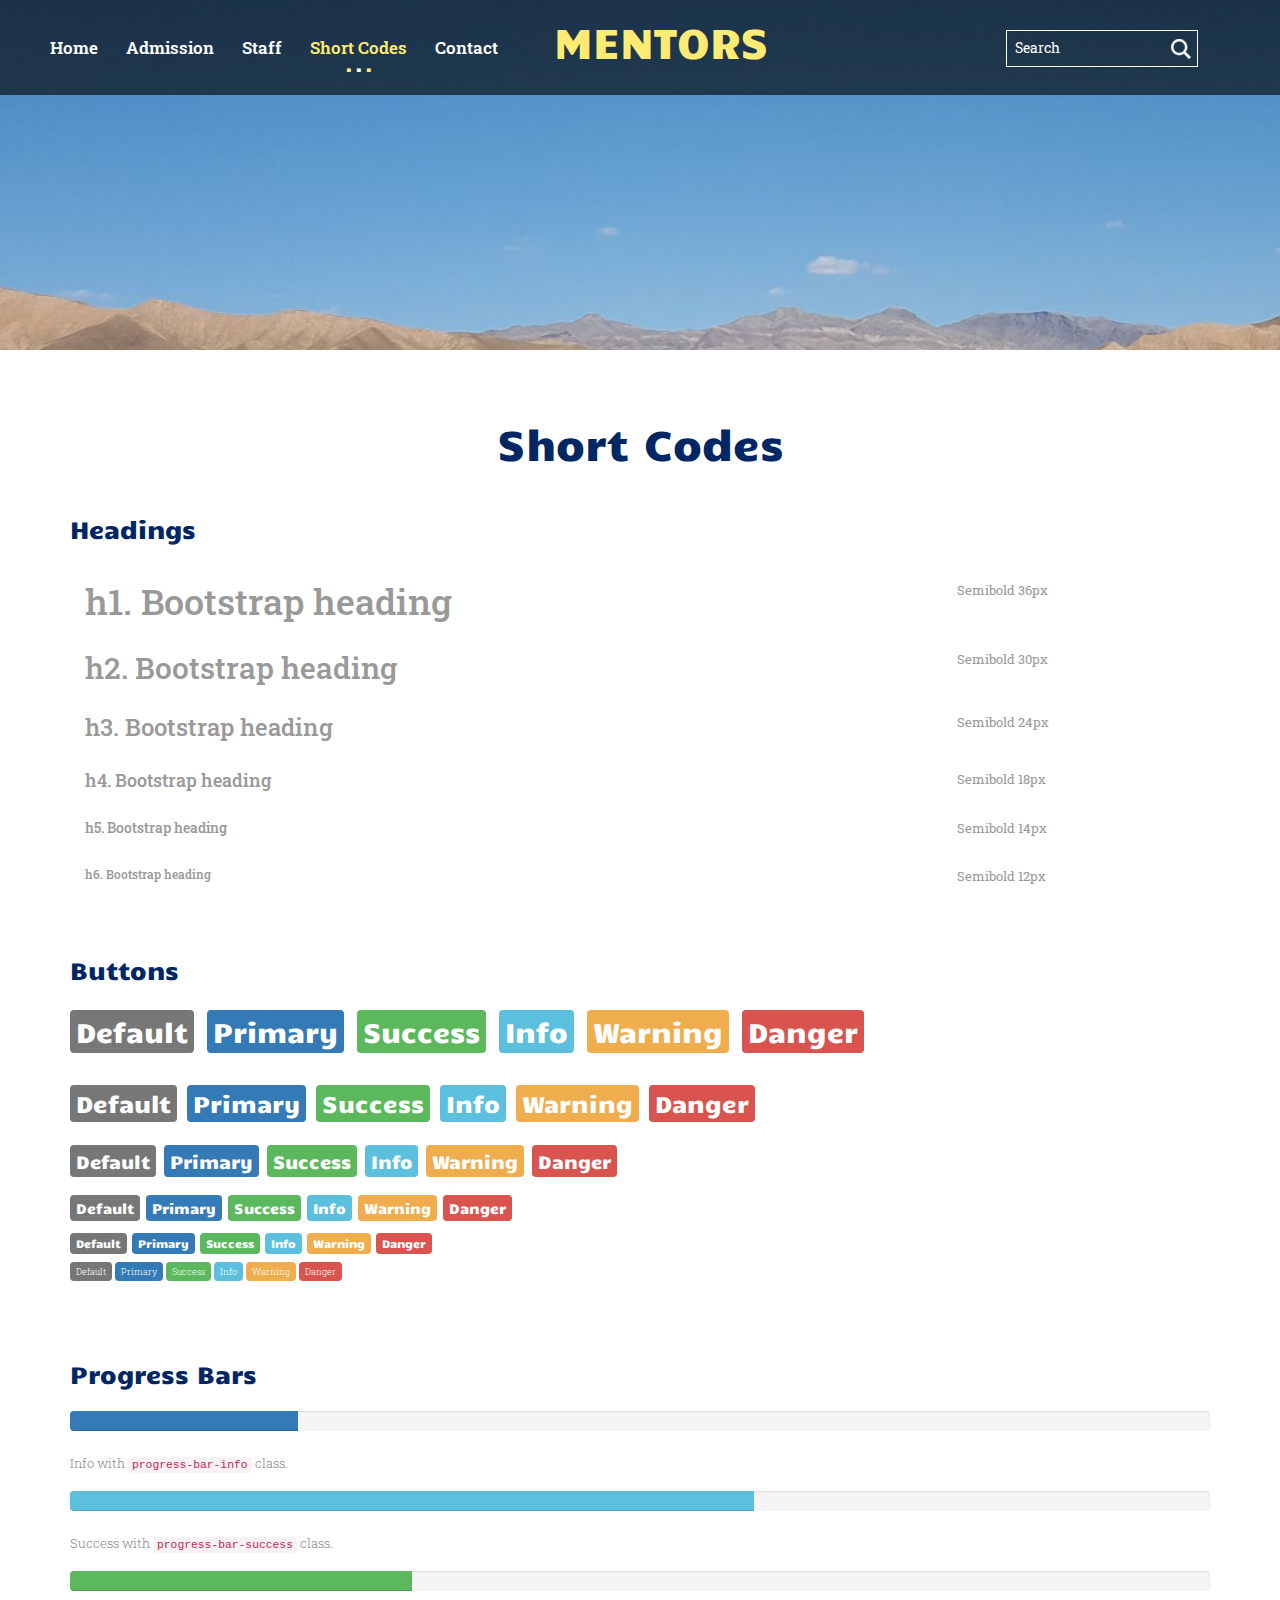
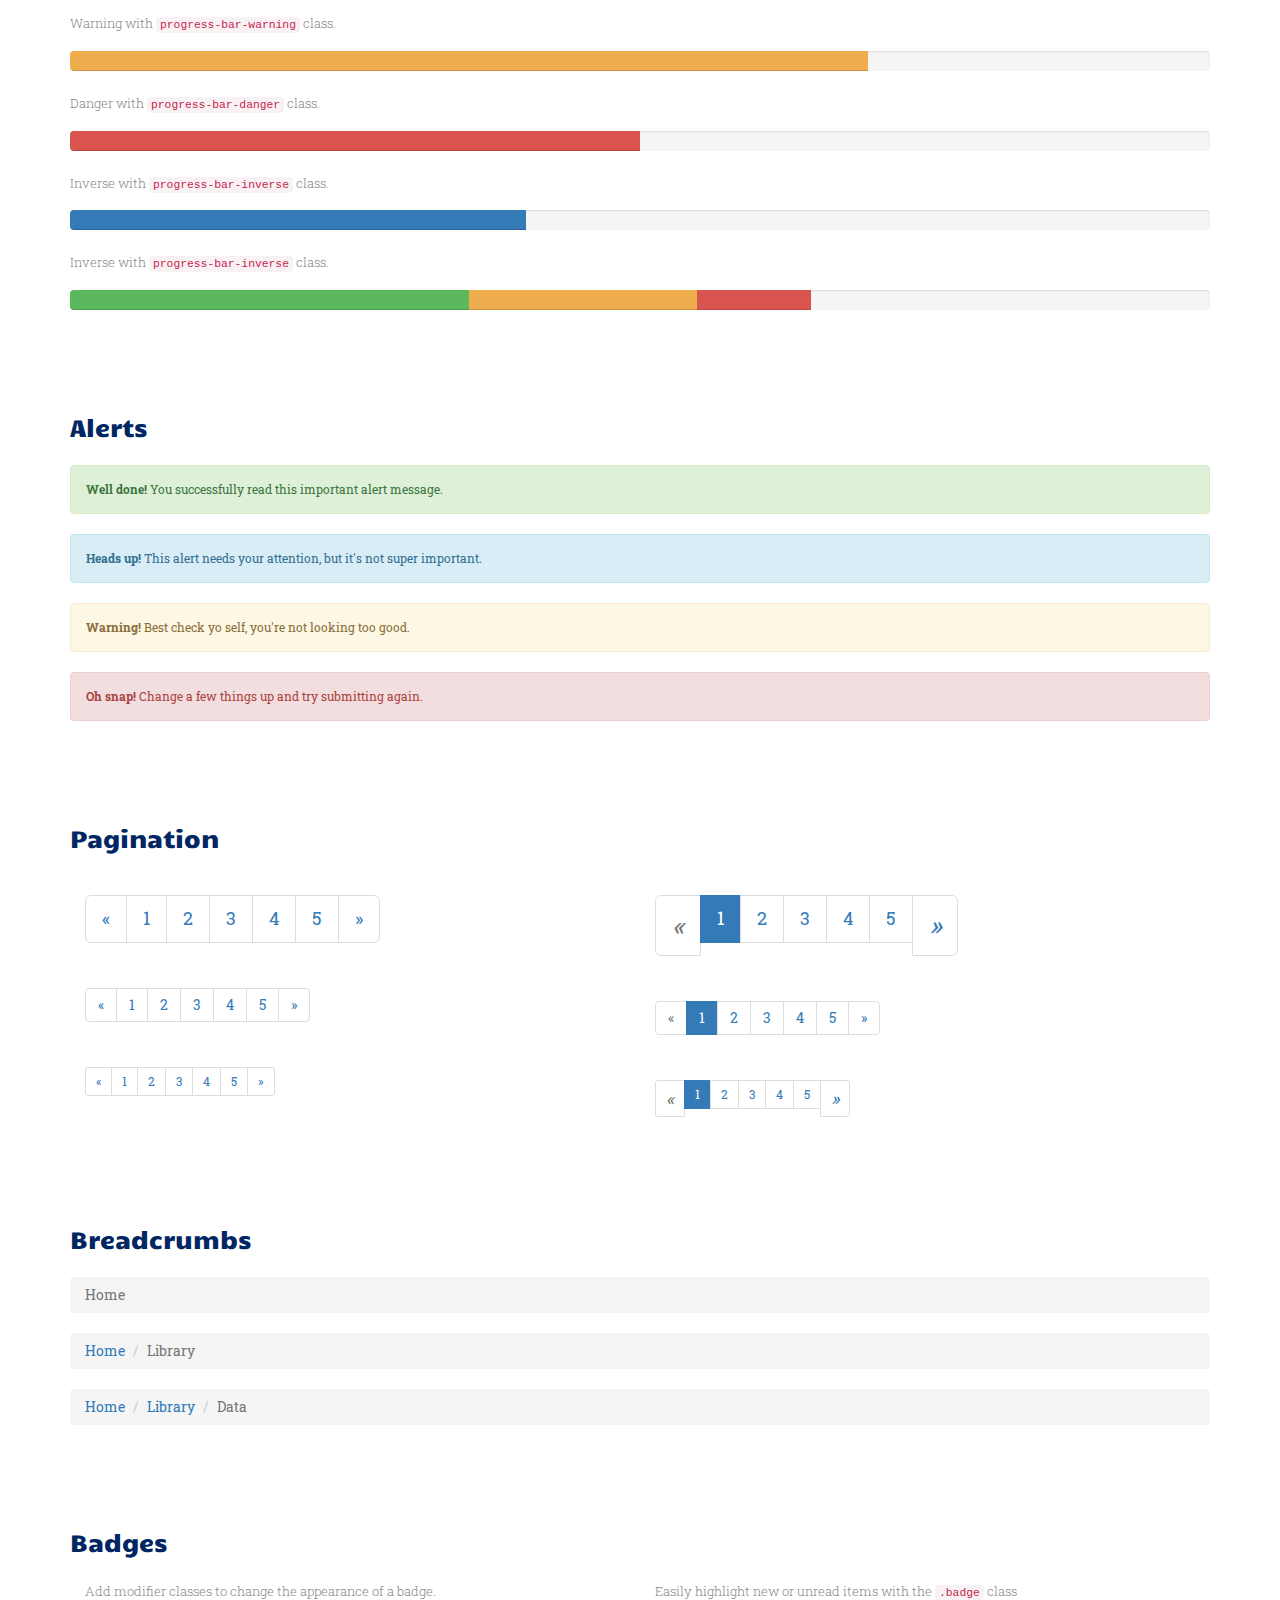
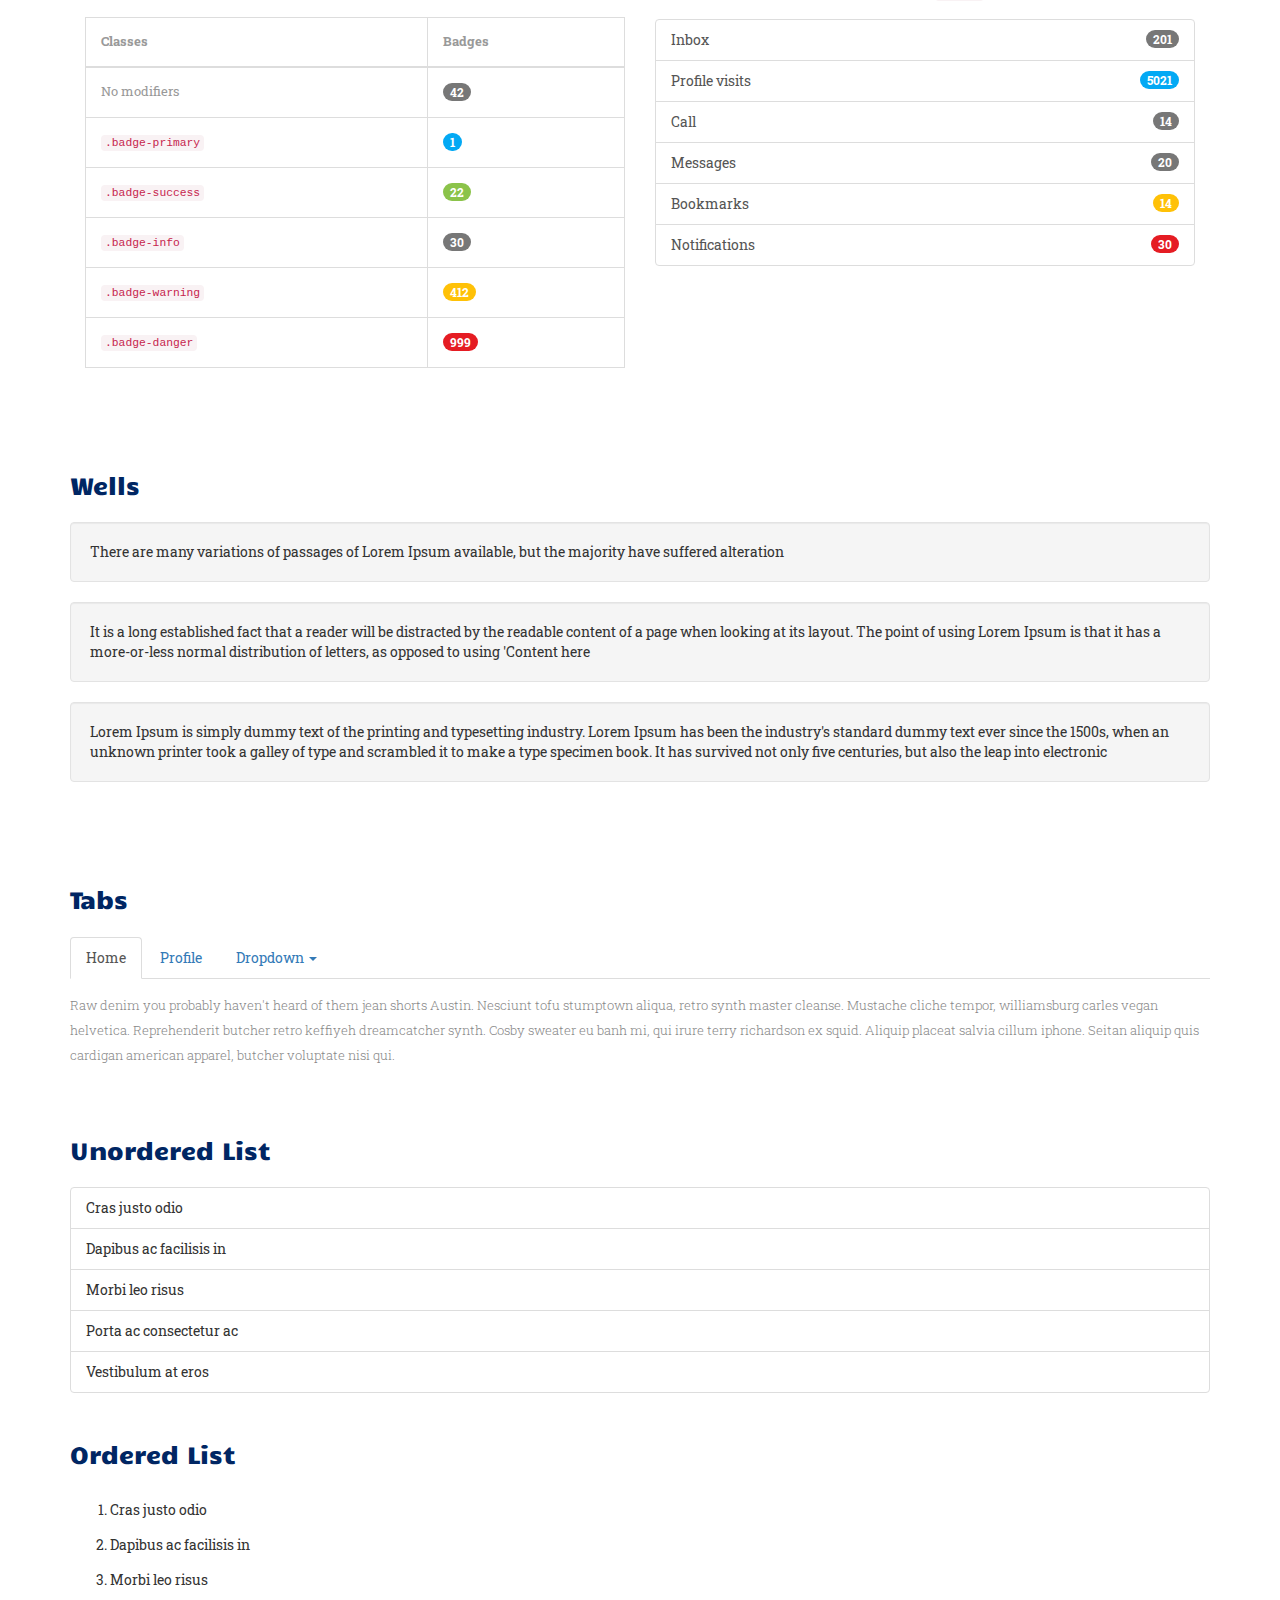
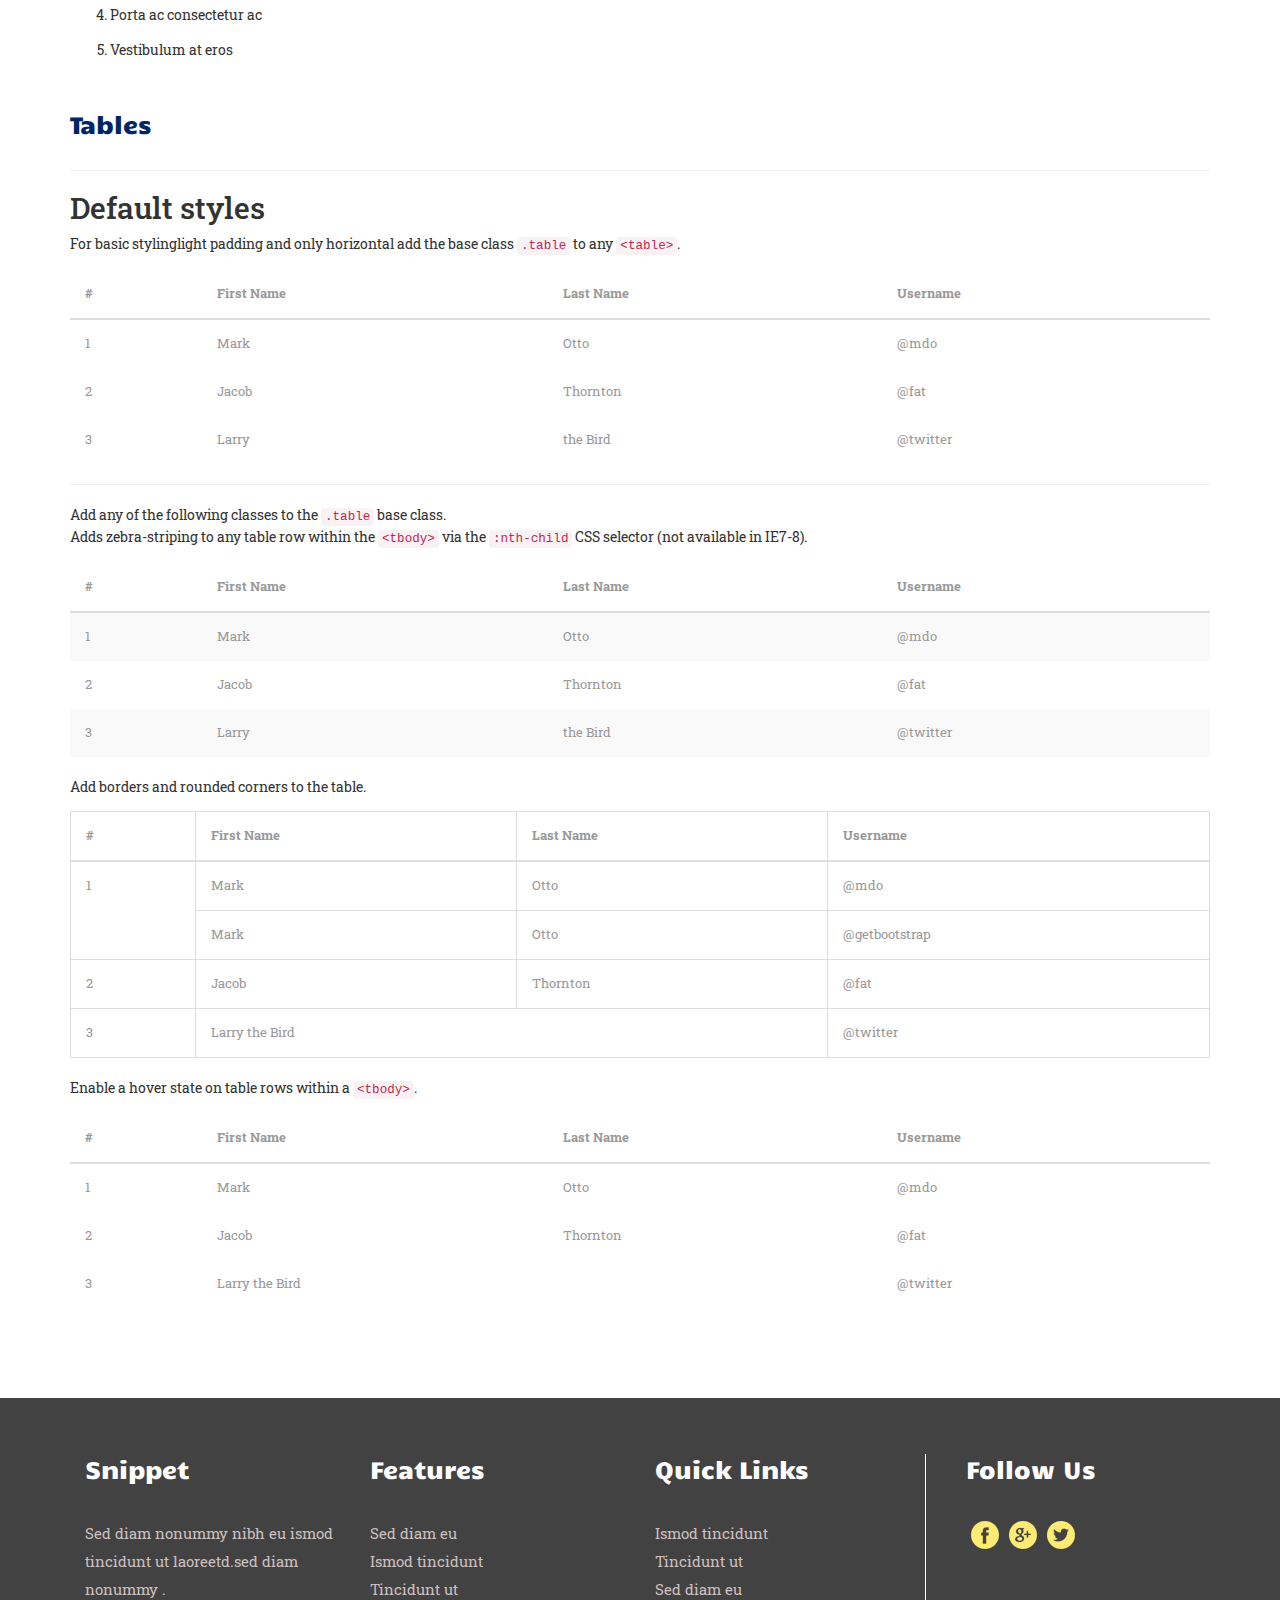
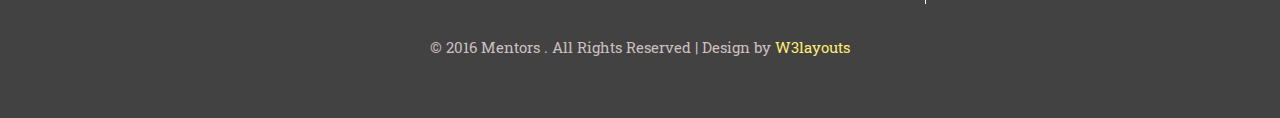
<file: shortcodes.html>
<!--
Author: W3layouts
Author URL: http://w3layouts.com
License: Creative Commons Attribution 3.0 Unported
License URL: http://creativecommons.org/licenses/by/3.0/
-->
<!DOCTYPE html>
<html>
<head>
<title>Mentors a Education Category Flat Bootstrap Responsive Website Template | Short Codes :: w3layouts</title>
<link href="css/bootstrap.css" type="text/css" rel="stylesheet" media="all">
<link href="css/style.css" type="text/css" rel="stylesheet" media="all">
<!-- Custom Theme files -->
<meta name="viewport" content="width=device-width, initial-scale=1">
<meta http-equiv="Content-Type" content="text/html; charset=utf-8" />
<meta name="keywords" content="Mentors Responsive Web template, Bootstrap Web Templates, Flat Web Templates, Android Compatible Web template, 
Smartphone Compatible Web template, free Webdesigns for Nokia, Samsung, LG, SonyEricsson, Motorola Web design" />
<script type="application/x-javascript"> addEventListener("load", function() { setTimeout(hideURLbar, 0); }, false); function hideURLbar(){ window.scrollTo(0,1); } </script>
<!-- //Custom Theme files -->
<link rel="stylesheet" href="css/flexslider.css" type="text/css" media="screen" />
<!-- js -->
<script src="js/jquery-1.11.1.min.js"></script> 
<script src="js/bootstrap.js"> </script>
<!-- //js -->	
<!--fonts-->
<link href='//fonts.googleapis.com/css?family=Julius+Sans+One' rel='stylesheet' type='text/css'>
<link href='//fonts.googleapis.com/css?family=Candal' rel='stylesheet' type='text/css'>
<link href='//fonts.googleapis.com/css?family=Roboto+Slab' rel='stylesheet' type='text/css'>
<!--/fonts-->
</head>
<body>
	<!--banner-->
	<div class="banner-1">
		<!--header-->
		<div class="header">		
				<nav class="navbar navbar-default">
					<!-- Brand and toggle get grouped for better mobile display -->
						<div class="navbar-header">
							<button type="button" class="navbar-toggle collapsed" data-toggle="collapse" data-target="#bs-example-navbar-collapse-1">
								<span class="sr-only">Toggle navigation</span>
								<span class="icon-bar"> </span>
								<span class="icon-bar"> </span>
								<span class="icon-bar"> </span>
							</button>
						</div>
						<!-- Collect the nav links, forms, and other content for toggling -->
						<div class="collapse navbar-collapse" id="bs-example-navbar-collapse-1">
							<ul class="nav navbar-nav navbar-right">
								<li><a href="index.html">Home</a></li>
								<li><a href="admission.html" >Admission</a></li>
								<li><a href="staff.html" >Staff</a></li>
								<li><a href="shortcodes.html" class="active">Short Codes</a></li>
								<li><a href="contact.html" >Contact</a></li>
							</ul>		
						</div>	
				</nav>	
				<div class="logo">
					<a class="navbar-brand" href="index.html">Mentors</a>
				</div>
				
				<div class="search-bar">
					<form action="#" method="post">
						<input type="text" name="search" value="Search" onfocus="this.value = '';" onblur="if (this.value == '') {this.value = 'Search';}">
						<input type="submit" value="">
					</form>
				</div>
					<div class="clearfix"> </div>			
		</div>	
		<!--//header-->
	</div>
	<!--//banner-->
<!--typo-->
<div class="typo">
		<div class="container">
			<h3 class="title">Short Codes</h3>
			<div class="grid_3 grid_4">
				<h3 class="hdg">Headings</h3>
				<div class="bs-example">
					<table class="table">
						<tbody>
							<tr>
								<td><h1 id="h1.-bootstrap-heading">h1. Bootstrap heading<a class="anchorjs-link" href="#h1.-bootstrap-heading"><span class="anchorjs-icon"></span></a></h1></td>
								<td class="type-info">Semibold 36px</td>
							</tr>
							<tr>
								<td><h2 id="h2.-bootstrap-heading">h2. Bootstrap heading<a class="anchorjs-link" href="#h2.-bootstrap-heading"><span class="anchorjs-icon"></span></a></h2></td>
								<td class="type-info">Semibold 30px</td>
							</tr>
							<tr>
								<td><h3 id="h3.-bootstrap-heading">h3. Bootstrap heading<a class="anchorjs-link" href="#h3.-bootstrap-heading"><span class="anchorjs-icon"></span></a></h3></td>
								<td class="type-info">Semibold 24px</td>
							</tr>
							<tr>
								<td><h4 id="h4.-bootstrap-heading">h4. Bootstrap heading<a class="anchorjs-link" href="#h4.-bootstrap-heading"><span class="anchorjs-icon"></span></a></h4></td>
								<td class="type-info">Semibold 18px</td>
							</tr>
							<tr>
								<td><h5 id="h5.-bootstrap-heading">h5. Bootstrap heading<a class="anchorjs-link" href="#h5.-bootstrap-heading"><span class="anchorjs-icon"></span></a></h5></td>
								<td class="type-info">Semibold 14px</td>
							</tr>
							<tr>
								<td><h6>h6. Bootstrap heading</h6></td>
								<td class="type-info">Semibold 12px</td>
							</tr>
						</tbody>
					</table>
				</div>
			</div>
			<div class="grid_3 grid_5">
				<h3>Buttons</h3>
				<h1>
					<a href="#"><span class="label label-default">Default</span></a>
					<a href="#"><span class="label label-primary">Primary</span></a>
					<a href="#"><span class="label label-success">Success</span></a>
					<a href="#"><span class="label label-info">Info</span></a>
					<a href="#"><span class="label label-warning">Warning</span></a>
					<a href="#"><span class="label label-danger">Danger</span></a>
				</h1>
				<h2>
					<a href="#"><span class="label label-default">Default</span></a>
					<a href="#"><span class="label label-primary">Primary</span></a>
					<a href="#"><span class="label label-success">Success</span></a>
					<a href="#"><span class="label label-info">Info</span></a>
					<a href="#"><span class="label label-warning">Warning</span></a>
					<a href="#"><span class="label label-danger">Danger</span></a>
				</h2>
				<h3>
					<a href="#"><span class="label label-default">Default</span></a>
					<a href="#"><span class="label label-primary">Primary</span></a>
					<a href="#"><span class="label label-success">Success</span></a>
					<a href="#"><span class="label label-info">Info</span></a>
					<a href="#"><span class="label label-warning">Warning</span></a>
					<a href="#"><span class="label label-danger">Danger</span></a>
				</h3>
				<h4>
					<a href="#"><span class="label label-default">Default</span></a>
					<a href="#"><span class="label label-primary">Primary</span></a>
					<a href="#"><span class="label label-success">Success</span></a>
					<a href="#"><span class="label label-info">Info</span></a>
					<a href="#"><span class="label label-warning">Warning</span></a>
					<a href="#"><span class="label label-danger">Danger</span></a>
				</h4>
				<h5>
					<a href="#"><span class="label label-default">Default</span></a>
					<a href="#"><span class="label label-primary">Primary</span></a>
					<a href="#"><span class="label label-success">Success</span></a>
					<a href="#"><span class="label label-info">Info</span></a>
					<a href="#"><span class="label label-warning">Warning</span></a>
					<a href="#"><span class="label label-danger">Danger</span></a>
				</h5>
				<h6>
					<a href="#"><span class="label label-default">Default</span></a>
					<a href="#"><span class="label label-primary">Primary</span></a>
					<a href="#"><span class="label label-success">Success</span></a>
					<a href="#"><span class="label label-info">Info</span></a>
					<a href="#"><span class="label label-warning">Warning</span></a>
					<a href="#"><span class="label label-danger">Danger</span></a>
				</h6>
			</div>			   
			<div class="grid_3 grid_5">
				<h3>Progress Bars</h3>
				<div class="tab-content">
					<div class="tab-pane active" id="domprogress">
						<div class="progress">    
							<div class="progress-bar progress-bar-primary" style="width: 20%"></div>
						</div>
						<p>Info with <code>progress-bar-info</code> class.</p>
						<div class="progress">    
							<div class="progress-bar progress-bar-info" style="width: 60%"></div>
						</div>
						<p>Success with <code>progress-bar-success</code> class.</p>
						<div class="progress">
							<div class="progress-bar progress-bar-success" style="width: 30%"></div>
						</div>
						<p>Warning with <code>progress-bar-warning</code> class.</p>
						<div class="progress">
							<div class="progress-bar progress-bar-warning" style="width: 70%"></div>
						</div>
						<p>Danger with <code>progress-bar-danger</code> class.</p>
						<div class="progress">
							<div class="progress-bar progress-bar-danger" style="width: 50%"></div>
						</div>
						<p>Inverse with <code>progress-bar-inverse</code> class.</p>
						<div class="progress">
							<div class="progress-bar progress-bar-inverse" style="width: 40%"></div>
						</div>
						<p>Inverse with <code>progress-bar-inverse</code> class.</p>
						<div class="progress">
							<div class="progress-bar progress-bar-success" style="width: 35%"><span class="sr-only">35% Complete (success)</span></div>
							<div class="progress-bar progress-bar-warning" style="width: 20%"><span class="sr-only">20% Complete (warning)</span></div>
							<div class="progress-bar progress-bar-danger" style="width: 10%"><span class="sr-only">10% Complete (danger)</span></div>
						</div>
					</div>
				</div>
			</div>
			<div class="grid_3 grid_5">
				<h3>Alerts</h3>
				<div class="alert alert-success" role="alert">
					<strong>Well done!</strong> You successfully read this important alert message.
				</div>
				<div class="alert alert-info" role="alert">
					<strong>Heads up!</strong> This alert needs your attention, but it's not super important.
				</div>
				<div class="alert alert-warning" role="alert">
					<strong>Warning!</strong> Best check yo self, you're not looking too good.
				</div>
				<div class="alert alert-danger" role="alert">
					<strong>Oh snap!</strong> Change a few things up and try submitting again.
				</div>
			</div>
			<div class="grid_3 grid_5">
				<h3>Pagination</h3>
				<div class="col-md-6">
					<nav>
						<ul class="pagination pagination-lg">
							<li><a href="#" aria-label="Previous"><span aria-hidden="true">«</span></a></li>
							<li><a href="#">1</a></li>
							<li><a href="#">2</a></li>
							<li><a href="#">3</a></li>
							<li><a href="#">4</a></li>
							<li><a href="#">5</a></li>
							<li><a href="#" aria-label="Next"><span aria-hidden="true">»</span></a></li>
						</ul>
					</nav>
					<nav>
						<ul class="pagination">
							<li><a href="#" aria-label="Previous"><span aria-hidden="true">«</span></a></li>
							<li><a href="#">1</a></li>
							<li><a href="#">2</a></li>
							<li><a href="#">3</a></li>
							<li><a href="#">4</a></li>
							<li><a href="#">5</a></li>
							<li><a href="#" aria-label="Next"><span aria-hidden="true">»</span></a></li>
						</ul>
					</nav>
					<nav>
						<ul class="pagination pagination-sm">
							<li><a href="#" aria-label="Previous"><span aria-hidden="true">«</span></a></li>
							<li><a href="#">1</a></li>
							<li><a href="#">2</a></li>
							<li><a href="#">3</a></li>
							<li><a href="#">4</a></li>
							<li><a href="#">5</a></li>
							<li><a href="#" aria-label="Next"><span aria-hidden="true">»</span></a></li>
						</ul>
					</nav>
				</div>
				<div class="col-md-6">
					<ul class="pagination pagination-lg">
						<li class="disabled"><a href="#"><i class="fa fa-angle-left">«</i></a></li>
						<li class="active"><a href="#">1</a></li>
						<li><a href="#">2</a></li>
						<li><a href="#">3</a></li>
						<li><a href="#">4</a></li>
						<li><a href="#">5</a></li>
						<li><a href="#"><i class="fa fa-angle-right">»</i></a></li>
					</ul>
					<nav>
						<ul class="pagination">
							<li class="disabled"><a href="#" aria-label="Previous"><span aria-hidden="true">«</span></a></li>
							<li class="active"><a href="#">1 <span class="sr-only">(current)</span></a></li>
							<li><a href="#">2</a></li>
							<li><a href="#">3</a></li>
							<li><a href="#">4</a></li>
							<li><a href="#">5</a></li>
							<li><a href="#" aria-label="Next"><span aria-hidden="true">»</span></a></li>
						</ul>
					</nav>
					<ul class="pagination pagination-sm">
						<li class="disabled"><a href="#"><i class="fa fa-angle-left">«</i></a></li>
						<li class="active"><a href="#">1</a></li>
						<li><a href="#">2</a></li>
						<li><a href="#">3</a></li>
						<li><a href="#">4</a></li>
						<li><a href="#">5</a></li>
						<li><a href="#"><i class="fa fa-angle-right">»</i></a></li>
					</ul>
				</div>
				<div class="clearfix"> </div>
			</div>
			<div class="grid_3 grid_5">
				<h3>Breadcrumbs</h3>
				<ol class="breadcrumb">
					<li class="active">Home</li>
				</ol>
				<ol class="breadcrumb">
					<li><a href="#">Home</a></li>
					<li class="active">Library</li>
				</ol>
				<ol class="breadcrumb">
					<li><a href="#">Home</a></li>
					<li><a href="#">Library</a></li>
					<li class="active">Data</li>
				</ol>
			</div>
			<div class="grid_3 grid_5">
				<h3>Badges</h3>
				<div class="col-md-6">
					<p>Add modifier classes to change the appearance of a badge.</p>
					<table class="table table-bordered">
						<thead>
							<tr>
								<th>Classes</th>
								<th>Badges</th>
							</tr>
						</thead>
						<tbody>
							<tr>
								<td>No modifiers</td>
								<td><span class="badge">42</span></td>
							</tr>
							<tr>
								<td><code>.badge-primary</code></td>
								<td><span class="badge badge-primary">1</span></td>
							</tr>
							<tr>
								<td><code>.badge-success</code></td>
								<td><span class="badge badge-success">22</span></td>
							</tr>
							<tr>
								<td><code>.badge-info</code></td>
								<td><span class="badge badge-info">30</span></td>
							</tr>
							<tr>
								<td><code>.badge-warning</code></td>
								<td><span class="badge badge-warning">412</span></td>
							</tr>
							<tr>
								<td><code>.badge-danger</code></td>
								<td><span class="badge badge-danger">999</span></td>
							</tr>
						</tbody>
					</table>                    
				</div>
				<div class="col-md-6">
					<p>Easily highlight new or unread items with the <code>.badge</code> class</p>
					<div class="list-group list-group-alternate"> 
						<a href="#" class="list-group-item"><span class="badge">201</span> <i class="ti ti-email"></i> Inbox </a> 
						<a href="#" class="list-group-item"><span class="badge badge-primary">5021</span> <i class="ti ti-eye"></i> Profile visits </a> 
						<a href="#" class="list-group-item"><span class="badge">14</span> <i class="ti ti-headphone-alt"></i> Call </a> 
						<a href="#" class="list-group-item"><span class="badge">20</span> <i class="ti ti-comments"></i> Messages </a> 
						<a href="#" class="list-group-item"><span class="badge badge-warning">14</span> <i class="ti ti-bookmark"></i> Bookmarks </a> 
						<a href="#" class="list-group-item"><span class="badge badge-danger">30</span> <i class="ti ti-bell"></i> Notifications </a> 
					</div>
				</div>
			   <div class="clearfix"> </div>
			</div>	 
			<div class="grid_3 grid_5">
				<h3>Wells</h3>
				<div class="well">
					There are many variations of passages of Lorem Ipsum available, but the majority have suffered alteration
				</div>
				<div class="well">
					It is a long established fact that a reader will be distracted by the readable content of a page when looking at its layout. The point of using Lorem Ipsum is that it has a more-or-less normal distribution of letters, as opposed to using 'Content here
				</div>
				<div class="well">
						Lorem Ipsum is simply dummy text of the printing and typesetting industry. Lorem Ipsum has been the industry's standard dummy text ever since the 1500s, when an unknown printer took a galley of type and scrambled it to make a type specimen book. It has survived not only five centuries, but also the leap into electronic
				</div>
			</div>
			<div class="grid_3 grid_5">
				<h3 class="bars">Tabs</h3>
				<div class="bs-example bs-example-tabs" role="tabpanel" data-example-id="togglable-tabs">
					<ul id="myTab" class="nav nav-tabs" role="tablist">
						<li role="presentation" class="active"><a href="#home" id="home-tab" role="tab" data-toggle="tab" aria-controls="home" aria-expanded="true">Home</a></li>
						<li role="presentation"><a href="#profile" role="tab" id="profile-tab" data-toggle="tab" aria-controls="profile">Profile</a></li>
						<li role="presentation" class="dropdown">
							<a href="#" id="myTabDrop1" class="dropdown-toggle" data-toggle="dropdown" aria-controls="myTabDrop1-contents">Dropdown <span class="caret"></span></a>
							<ul class="dropdown-menu" role="menu" aria-labelledby="myTabDrop1" id="myTabDrop1-contents">
								<li><a href="#dropdown1" tabindex="-1" role="tab" id="dropdown1-tab" data-toggle="tab" aria-controls="dropdown1">@fat</a></li>
								<li><a href="#dropdown2" tabindex="-1" role="tab" id="dropdown2-tab" data-toggle="tab" aria-controls="dropdown2">@mdo</a></li>
							</ul>
						</li>
					</ul>
					<div id="myTabContent" class="tab-content">
						<div role="tabpanel" class="tab-pane fade in active" id="home" aria-labelledby="home-tab">
							<p>Raw denim you probably haven't heard of them jean shorts Austin. Nesciunt tofu stumptown aliqua, retro synth master cleanse. Mustache cliche tempor, williamsburg carles vegan helvetica. Reprehenderit butcher retro keffiyeh dreamcatcher synth. Cosby sweater eu banh mi, qui irure terry richardson ex squid. Aliquip placeat salvia cillum iphone. Seitan aliquip quis cardigan american apparel, butcher voluptate nisi qui.</p>
						</div>
						<div role="tabpanel" class="tab-pane fade" id="profile" aria-labelledby="profile-tab">
							<p>Food truck fixie locavore, accusamus mcsweeney's marfa nulla single-origin coffee squid. Exercitation +1 labore velit, blog sartorial PBR leggings next level wes anderson artisan four loko farm-to-table craft beer twee. Qui photo booth letterpress, commodo enim craft beer mlkshk aliquip jean shorts ullamco ad vinyl cillum PBR. Homo nostrud organic, assumenda labore aesthetic magna delectus mollit. Keytar helvetica VHS salvia yr, vero magna velit sapiente labore stumptown. Vegan fanny pack odio cillum wes anderson 8-bit, sustainable jean shorts beard ut DIY ethical culpa terry richardson biodiesel. Art party scenester stumptown, tumblr butcher vero sint qui sapiente accusamus tattooed echo park.</p>
						</div>
						<div role="tabpanel" class="tab-pane fade" id="dropdown1" aria-labelledby="dropdown1-tab">
							<p>Etsy mixtape wayfarers, ethical wes anderson tofu before they sold out mcsweeney's organic lomo retro fanny pack lo-fi farm-to-table readymade. Messenger bag gentrify pitchfork tattooed craft beer, iphone skateboard locavore carles etsy salvia banksy hoodie helvetica. DIY synth PBR banksy irony. Leggings gentrify squid 8-bit cred pitchfork. Williamsburg banh mi whatever gluten-free, carles pitchfork biodiesel fixie etsy retro mlkshk vice blog. Scenester cred you probably haven't heard of them, vinyl craft beer blog stumptown. Pitchfork sustainable tofu synth chambray yr.</p>
						</div>
						<div role="tabpanel" class="tab-pane fade" id="dropdown2" aria-labelledby="dropdown2-tab">
							<p>Trust fund seitan letterpress, keytar raw denim keffiyeh etsy art party before they sold out master cleanse gluten-free squid scenester freegan cosby sweater. Fanny pack portland seitan DIY, art party locavore wolf cliche high life echo park Austin. Cred vinyl keffiyeh DIY salvia PBR, banh mi before they sold out farm-to-table VHS viral locavore cosby sweater. Lomo wolf viral, mustache readymade thundercats keffiyeh craft beer marfa ethical. Wolf salvia freegan, sartorial keffiyeh echo park vegan.</p>
						</div>
					</div>
				</div>
			</div>
			<h3 class="bars">Unordered List</h3>
			<ul class="list-group">
			  <li class="list-group-item">Cras justo odio</li>
			  <li class="list-group-item">Dapibus ac facilisis in</li>
			  <li class="list-group-item">Morbi leo risus</li>
			  <li class="list-group-item">Porta ac consectetur ac</li>
			  <li class="list-group-item">Vestibulum at eros</li>
			</ul>
			<h3 class="bars">Ordered List</h3>
			<ol>
				<li class="list-group-item1">Cras justo odio</li>
				<li class="list-group-item1">Dapibus ac facilisis in</li>
				<li class="list-group-item1">Morbi leo risus</li>
				<li class="list-group-item1">Porta ac consectetur ac</li>
				<li class="list-group-item1">Vestibulum at eros</li>
			</ol>
			<div class="page-header">
				<h3 class="bars">Tables</h3>
			</div>
			<h2 class="typoh2">Default styles</h2>
			<p>For basic stylinglight padding and only horizontal add the base class <code>.table</code> to any <code>&lt;table&gt;</code>.</p>
			<div class="bs-docs-example">
				<table class="table">
					<thead>
						<tr>
							<th>#</th>
							<th>First Name</th>
							<th>Last Name</th>
							<th>Username</th>
						</tr>
					</thead>
					<tbody>
						<tr>
							<td>1</td>
							<td>Mark</td>
							<td>Otto</td>
							<td>@mdo</td>
						</tr>
						<tr>
							<td>2</td>
							<td>Jacob</td>
							<td>Thornton</td>
							<td>@fat</td>
						</tr>
						<tr>
							<td>3</td>
							<td>Larry</td>
							<td>the Bird</td>
							<td>@twitter</td>
						</tr>
					</tbody>
				</table>
			</div>
			<hr class="bs-docs-separator">
			<p>Add any of the following classes to the <code>.table</code> base class.</p>
			<p>Adds zebra-striping to any table row within the <code>&lt;tbody&gt;</code> via the <code>:nth-child</code> CSS selector (not available in IE7-8).</p>
			<div class="bs-docs-example">
				<table class="table table-striped">
					<thead>
						<tr>
							<th>#</th>
							<th>First Name</th>
							<th>Last Name</th>
							<th>Username</th>
						</tr>
					</thead>
					<tbody>
						<tr>
							<td>1</td>
							<td>Mark</td>
							<td>Otto</td>
							<td>@mdo</td>
						</tr>
						<tr>
							<td>2</td>
							<td>Jacob</td>
							<td>Thornton</td>
							<td>@fat</td>
						</tr>
						<tr>
							<td>3</td>
							<td>Larry</td>
							<td>the Bird</td>
							<td>@twitter</td>
						</tr>
					</tbody>
				</table>
			</div>
			<p>Add borders and rounded corners to the table.</p>
			<div class="bs-docs-example">
				<table class="table table-bordered">
					<thead>
						<tr>
							<th>#</th>
							<th>First Name</th>
							<th>Last Name</th>
							<th>Username</th>
						</tr>
					</thead>
					<tbody>
						<tr>
							<td rowspan="2">1</td>
							<td>Mark</td>
							<td>Otto</td>
							<td>@mdo</td>
						</tr>
						<tr>
							<td>Mark</td>
							<td>Otto</td>
							<td>@getbootstrap</td>
						</tr>
						<tr>
							<td>2</td>
							<td>Jacob</td>
							<td>Thornton</td>
							<td>@fat</td>
						</tr>
						<tr>
							<td>3</td>
							<td colspan="2">Larry the Bird</td>
							<td>@twitter</td>
						</tr>
					</tbody>
				</table>
			</div>
			<p>Enable a hover state on table rows within a <code>&lt;tbody&gt;</code>.</p>
			<div class="bs-docs-example">
				<table class="table table-hover">
					<thead>
						<tr>
						  <th>#</th>
						  <th>First Name</th>
						  <th>Last Name</th>
						  <th>Username</th>
						</tr>
					</thead>
					<tbody>
						<tr>
						  <td>1</td>
						  <td>Mark</td>
						  <td>Otto</td>
						  <td>@mdo</td>
						</tr>
						<tr>
						  <td>2</td>
						  <td>Jacob</td>
						  <td>Thornton</td>
						  <td>@fat</td>
						</tr>
						<tr>
						  <td>3</td>
						  <td colspan="2">Larry the Bird</td>
						  <td>@twitter</td>
						</tr>
					</tbody>
				</table>
			</div>
		</div>
	</div>
<!--typo-->
<!--footer-->
	<div class="footer">
		<div class="container">
			<div class="col-md-3 footer-left wow fadeInLeft animated" data-wow-delay=".5s">
				<h4>Snippet</h4>
				<p>Sed diam nonummy nibh eu ismod tincidunt ut laoreetd.sed diam nonummy .</p>
			</div>
			<div class="col-md-3 footer-left wow fadeInLeft animated" data-wow-delay=".5s">
				<h4>Features</h4>
				<ul>
					<li><a href="singlepage.html">Sed diam eu</a></li>
					<li><a href="singlepage.html">Ismod tincidunt </a></li>
					<li><a href="singlepage.html">Tincidunt ut </a></li>
				</ul>
			</div>
			<div class="col-md-3 footer-left wow fadeInRight animated" data-wow-delay=".5s">
				<h4>Quick Links</h4>
				<ul>
					<li><a href="singlepage.html">Ismod tincidunt </a></li>
					<li><a href="singlepage.html">Tincidunt ut </a></li>
					<li><a href="singlepage.html">Sed diam eu</a></li>
				</ul>
			</div>
			<div class="col-md-3 soci wow fadeInRight animated" data-wow-delay=".5s">
				<h4>Follow Us</h4>
				<ul>
					<li><a href="#"><i class="f-1"> </i></a></li>
					<li><a href="#"><i class="t-1"> </i></a></li>
					<li><a href="#"><i class="g-1"> </i></a></li>
				</ul>
			</div>
				<div class="clearfix"></div>
			<div class="copy animated wow fadeInUp animated animated" data-wow-duration="1200ms" data-wow-delay="500ms">
				<p>© 2016 Mentors . All Rights Reserved | Design by  <a href="http://w3layouts.com/" target="_blank">W3layouts</a> </p>
			</div>
		</div>
	</diV>
<!--footer-->		
</body>
</html>
</file>
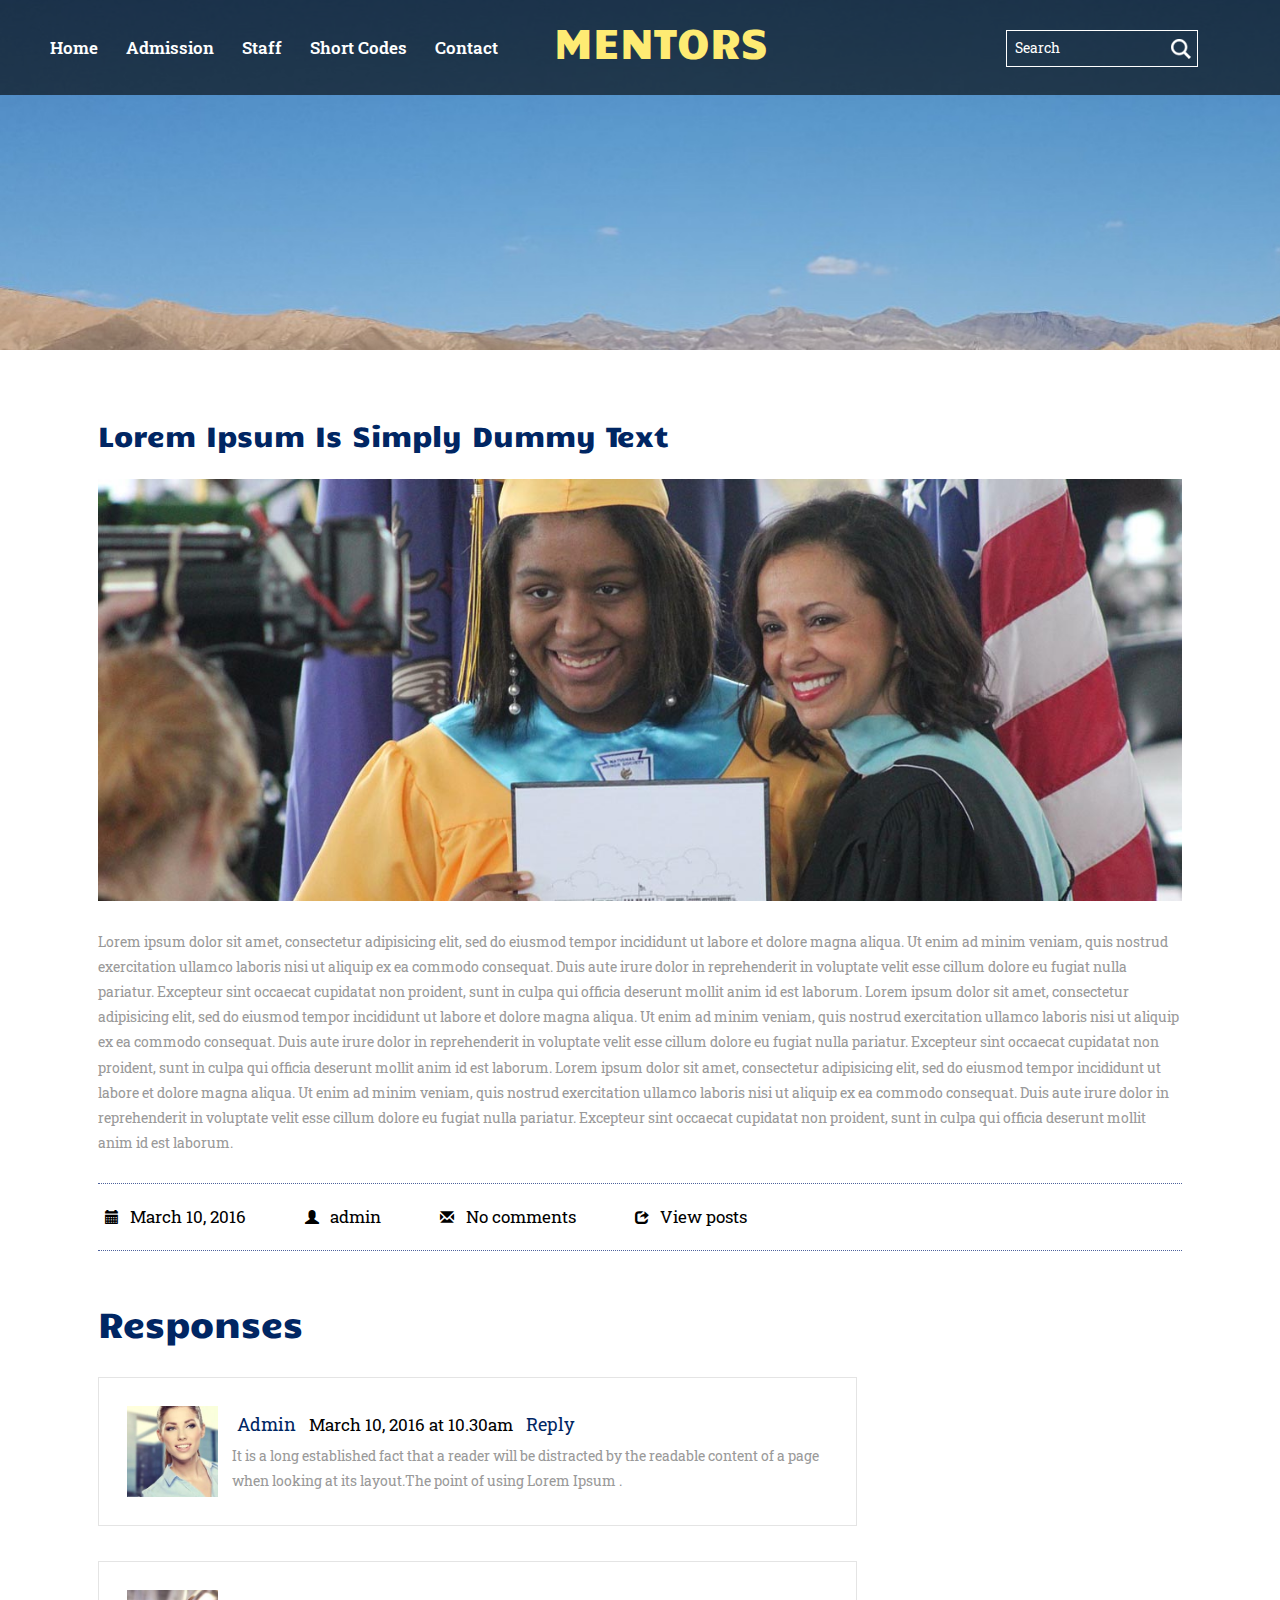
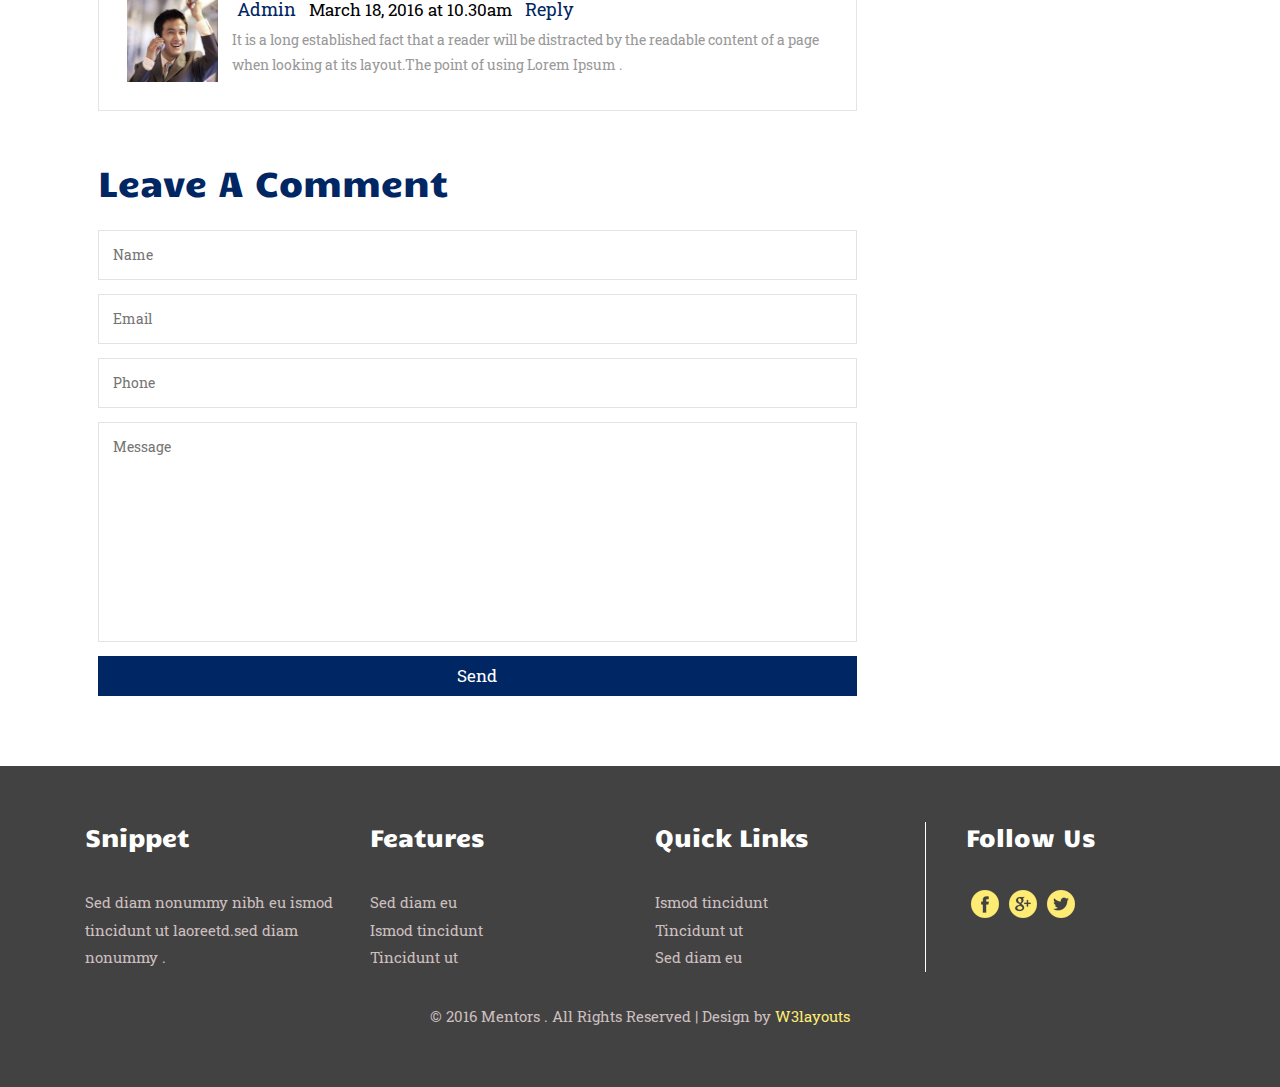
<file: singlepage.html>
<!--
Author: W3layouts
Author URL: http://w3layouts.com
License: Creative Commons Attribution 3.0 Unported
License URL: http://creativecommons.org/licenses/by/3.0/
-->
<!DOCTYPE html>
<html>
<head>
<title>Mentors a Education Category Flat Bootstrap Responsive Website Template | Singlepage :: w3layouts</title>
<link href="css/bootstrap.css" type="text/css" rel="stylesheet" media="all">
<link href="css/style.css" type="text/css" rel="stylesheet" media="all">
<!-- Custom Theme files -->
<meta name="viewport" content="width=device-width, initial-scale=1">
<meta http-equiv="Content-Type" content="text/html; charset=utf-8" />
<meta name="keywords" content="Mentors Responsive Web template, Bootstrap Web Templates, Flat Web Templates, Android Compatible Web template, 
Smartphone Compatible Web template, free Webdesigns for Nokia, Samsung, LG, SonyEricsson, Motorola Web design" />
<script type="application/x-javascript"> addEventListener("load", function() { setTimeout(hideURLbar, 0); }, false); function hideURLbar(){ window.scrollTo(0,1); } </script>
<!-- //Custom Theme files -->
<link rel="stylesheet" href="css/flexslider.css" type="text/css" media="screen" />
<!-- js -->
<script src="js/jquery-1.11.1.min.js"></script> 
<script src="js/bootstrap.js"> </script>
<!-- //js -->	
<!--fonts-->
<link href='//fonts.googleapis.com/css?family=Julius+Sans+One' rel='stylesheet' type='text/css'>
<link href='//fonts.googleapis.com/css?family=Candal' rel='stylesheet' type='text/css'>
<link href='//fonts.googleapis.com/css?family=Roboto+Slab' rel='stylesheet' type='text/css'>
<!--/fonts-->
</head>
<body>
	<!--banner-->
	<div class="banner-1">
		<!--header-->
		<div class="header">		
				<nav class="navbar navbar-default">
					<!-- Brand and toggle get grouped for better mobile display -->
						<div class="navbar-header">
							<button type="button" class="navbar-toggle collapsed" data-toggle="collapse" data-target="#bs-example-navbar-collapse-1">
								<span class="sr-only">Toggle navigation</span>
								<span class="icon-bar"> </span>
								<span class="icon-bar"> </span>
								<span class="icon-bar"> </span>
							</button>
						</div>
						<!-- Collect the nav links, forms, and other content for toggling -->
						<div class="collapse navbar-collapse" id="bs-example-navbar-collapse-1">
							<ul class="nav navbar-nav navbar-right">
								<li><a href="index.html">Home</a></li>
								<li><a href="admission.html" >Admission</a></li>
								<li><a href="staff.html" >Staff</a></li>
								<li><a href="shortcodes.html" >Short Codes</a></li>
								<li><a href="contact.html" >Contact</a></li>
							</ul>		
						</div>	
				</nav>	
				<div class="logo">
					<a class="navbar-brand" href="index.html">Mentors</a>
				</div>
				
				<div class="search-bar">
					<form action="#" method="post">
						<input type="text" name="search" value="Search" onfocus="this.value = '';" onblur="if (this.value == '') {this.value = 'Search';}">
						<input type="submit" value="">
					</form>
				</div>
				<div class="clearfix"> </div>			
		</div>	
		<!--//header-->
	</div>
	<!--//banner-->
<!--single-page-->
<div class="single">
	<div class="container">
		<div class="single-page-artical">
			<div class="artical-content">
				<h1>Lorem Ipsum is simply dummy text</h1>
				<img class="img-responsive" src="images/22.jpg" alt=" " style="visibility: visible; animation-delay: 0.5s; animation-name: zoomIn;">
						<p>Lorem ipsum dolor sit amet, consectetur adipisicing elit, sed do eiusmod tempor incididunt ut labore et dolore magna aliqua. Ut enim ad minim veniam, quis nostrud exercitation ullamco laboris nisi ut aliquip ex ea commodo consequat. Duis aute irure dolor in reprehenderit in voluptate velit esse cillum dolore eu fugiat nulla pariatur. Excepteur sint occaecat cupidatat non proident, sunt in culpa qui officia deserunt mollit anim id est laborum.
							 Lorem ipsum dolor sit amet, consectetur adipisicing elit, sed do eiusmod tempor incididunt ut labore et dolore magna aliqua. Ut enim ad minim veniam, quis nostrud exercitation ullamco laboris nisi ut aliquip ex ea commodo consequat. Duis aute irure dolor in reprehenderit in voluptate velit esse cillum dolore eu fugiat nulla pariatur. Excepteur sint occaecat cupidatat non proident, sunt in culpa qui officia deserunt mollit anim id est laborum.
							 Lorem ipsum dolor sit amet, consectetur adipisicing elit, sed do eiusmod tempor incididunt ut labore et dolore magna aliqua. Ut enim ad minim veniam, quis nostrud exercitation ullamco laboris nisi ut aliquip ex ea commodo consequat. Duis aute irure dolor in reprehenderit in voluptate velit esse cillum dolore eu fugiat nulla pariatur. Excepteur sint occaecat cupidatat non proident, sunt in culpa qui officia deserunt mollit anim id est laborum.</p>
			</div>
			<div class="artical-links">
				<ul>
					<li><i class="glyphicon glyphicon-calendar" aria-hidden="true"></i><span>March 10, 2016</span></li>
					<li><a href="#"><i class="glyphicon glyphicon-user" aria-hidden="true"></i><span>admin</span></a></li>
					<li><a href="#"><i class="glyphicon glyphicon-envelope" aria-hidden="true"></i><span>No comments</span></a></li>
					<li><a href="#"><i class="glyphicon glyphicon-share" aria-hidden="true"></i><span>View posts</span></a></li>	
				</ul>
			</div>
			<div class="comment-grid-top">
				<h2>Responses</h2>
					<div class="comments-top-top">
						<div class="top-comment-left">
								<a href="#"><img class="img-responsive" src="images/55.jpg" alt=""></a>
						</div>
						<div class="top-comment-right">
								<ul>
									<li><span class="left-at"><a href="#">Admin</a></span></li>
									<li><span class="right-at">March 10, 2016 at 10.30am</span></li>
									<li><a class="reply" href="#">Reply</a></li>
								</ul>
							<p>It is a long established fact that a reader will be distracted by the readable content of a page when looking at its layout.The point of using Lorem Ipsum . </p>
						</div>
							<div class="clearfix"> </div>
					</div>
					<div class="comments-top-top top-grid-comment">
							<div class="top-comment-left">
								<a href="#"><img class="img-responsive" src="images/56.jpg" alt=""></a>
							</div>
							<div class="top-comment-right">
								<ul>
									<li><span class="left-at"><a href="#">Admin</a></span></li>
									<li><span class="right-at">March 18, 2016 at 10.30am</span></li>
									<li><a class="reply" href="#">Reply</a></li>
								</ul>
								<p>It is a long established fact that a reader will be distracted by the readable content of a page when looking at its layout.The point of using Lorem Ipsum . </p>
							</div>
							<div class="clearfix"> </div>
					</div>
			</div>			
					<div class="artical-commentbox">
						<h3>leave a comment</h3>
						<div class="table-form">
							<form action="#" method="post">
								<input placeholder="Name" name="name" type="text" required="">
								<input placeholder="Email" name="email" type="email" required="">	
								<input placeholder="Phone" name="phone" type="text" required="">									
								<textarea placeholder="Message" name="message" ></textarea>
								<input type="submit" value="Send">
							</form>
						</div>
					</div>	
				</div>
			</div>
		</div>
	<!--single-page-->
<!--footer-->
	<div class="footer">
		<div class="container">
			<div class="col-md-3 footer-left wow fadeInLeft animated" data-wow-delay=".5s">
				<h4>Snippet</h4>
				<p>Sed diam nonummy nibh eu ismod tincidunt ut laoreetd.sed diam nonummy .</p>
			</div>
			<div class="col-md-3 footer-left wow fadeInLeft animated" data-wow-delay=".5s">
				<h4>Features</h4>
				<ul>
					<li><a href="singlepage.html">Sed diam eu</a></li>
					<li><a href="singlepage.html">Ismod tincidunt </a></li>
					<li><a href="singlepage.html">Tincidunt ut </a></li>
				</ul>
			</div>
			<div class="col-md-3 footer-left wow fadeInRight animated" data-wow-delay=".5s">
				<h4>Quick Links</h4>
				<ul>
					<li><a href="singlepage.html">Ismod tincidunt </a></li>
					<li><a href="singlepage.html">Tincidunt ut </a></li>
					<li><a href="singlepage.html">Sed diam eu</a></li>
				</ul>
			</div>
			<div class="col-md-3 soci wow fadeInRight animated" data-wow-delay=".5s">
				<h4>Follow Us</h4>
				<ul>
					<li><a href="#"><i class="f-1"> </i></a></li>
					<li><a href="#"><i class="t-1"> </i></a></li>
					<li><a href="#"><i class="g-1"> </i></a></li>
				</ul>
			</div>
				<div class="clearfix"></div>
			<div class="copy animated wow fadeInUp animated animated" data-wow-duration="1200ms" data-wow-delay="500ms">
				<p>© 2016 Mentors . All Rights Reserved | Design by  <a href="http://w3layouts.com/" target="_blank">W3layouts</a> </p>
			</div>
		</div>
	</diV>
<!--footer-->		
</body>
</html>
</file>
<file: css/style.css>
/*--
Author: W3layouts
Author URL: http://w3layouts.com
License: Creative Commons Attribution 3.0 Unported
License URL: http://creativecommons.org/licenses/by/3.0/
--*/
body{
	background-color:#fff;
	margin:0;
	font-family: 'Roboto Slab', serif;
}
body a{
	transition: 0.5s all ease;
	-webkit-transition: 0.5s all ease;
	-moz-transition: 0.5s all ease;
	-o-transition: 0.5s all ease;
	-ms-transition: 0.5s all ease;
}
h1,h2,h3,h4,h5,h6{
	margin:0;			   
}
p{
	margin:0;
}
ul,label{
	margin:0;
	padding:0;
}
body a:hover{
	text-decoration:none;
}
/*--banner--*/
.banner{
	min-height: 750px;
	background:url(../images/road2.jpg)no-repeat 0px 0px;
	background-size:cover;
	position: relative;
}
.header {
    background: rgba(0, 0, 0, 0.61);
    padding: .5em 0;
}
nav.navbar.navbar-default {
	background: none;
    border: none;
    margin: 2.2em 0 0;
    float: left;
    width: 35.5%;
}
a.navbar-brand {
  padding: 0;
  line-height: 1.6em;
 height: inherit;
}
.navbar-nav li {
      margin: 0 1em;
}
.navbar-nav li a {
color: #ffffff!important;
    font-size: 1.2em;
    padding: 0;
    font-weight: 600;
}
.navbar-nav li a:hover,.navbar-nav li a.active{
   color:#FEEB73 !important;
   background: none;
}
.navbar-nav a {
	-webkit-transition: color 0.3s;
	-moz-transition: color 0.3s;
	transition: color 0.3s;
}
.navbar-nav a::before {
  position: absolute;
  top: 65%;
  left: 50%;
  color: transparent;
  content: '.';
  text-shadow: 0 0 transparent;
  font-size: 1.7em;
  -webkit-transition: text-shadow 0.3s, color 0.3s;
  -moz-transition: text-shadow 0.3s, color 0.3s;
  transition: text-shadow 0.3s, color 0.3s;
  -webkit-transform: translateX(-50%);
  -moz-transform: translateX(-50%);
  transform: translateX(-50%);
}
.logo {
	float: left;
    width: 20%;
    margin-left: 11em
}
.logo a {
    font-size: 3em;
	color:#FEEB73;
	font-family: 'Candal', sans-serif;
	text-transform:uppercase;
}
.header-right-text {
    float: left;
    margin: 33px 3em 0 0em;
}
.header-right-text h3 {
    color: #ffffff;
    font-size: 1.2em;
}
.logo a h1 {
    font-size: 2em;
    color: #92d8f9 ;
	font-family: 'Titillium Web', sans-serif;
}
.navbar-nav a:hover::before,
.navbar-nav a:focus::before ,.navbar-nav  a.active::before{
	color: #fff;
	text-shadow: 10px 0 #FEEB73 , -10px 0 #FEEB73 ;
}
.navbar-nav a:hover,
.navbar-nav a:focus {
	color: #00a2a5 ;
}
.header-logo.navbar-brand {
  padding: 0;
}
.search-bar {
    width: 15%;
    float: left;
    position: relative;
    margin: 23px auto 0;
    margin-left: 14em;
}
.search-bar input[type="text"] {
    width: 100%;
    padding: 8px 45px 8px 8px;
    border: 1px solid #ffffff;
    background: none;
    display: inline-block;
    outline: none;
    -webkit-appearance: none;
    vertical-align: -webkit-baseline-middle;
    color: #ffffff;
    font-size: 0.975em;
}
.header-right-text h3 span {
    color: #ffffff;
    font-size: 15px;
    padding: 0px 7px;
}
.header-right-text h3 i {
	font-size: 15px;
}
.search-bar input[type="submit"] {
    background: url(../images/search.png)no-repeat 0px 0px;
    outline: none;
    -webkit-appearance: none;
    border: 0;
    display: inline-block;
    vertical-align: -webkit-baseline-middle;
    position: absolute;
    width: 24px;
    height: 24px;
    top: 7px;
    right: 5px;
}
.banner-info {
    width:100%;
    padding: 17em 0 0;
}
.banner h1 {
    font-size: 4em;
    line-height:1.2em;
    color: #FEEB73;
    font-family: 'Candal', sans-serif;
    letter-spacing: 1px;
	text-align:center;
}
.banner-info span {
    font-size: 0.6em;
	text-align:center;
	font-family: 'Julius Sans One', sans-serif;
}
.banner-info p {
    font-size: 1.1em;
    margin: 1em 0;
    line-height: 1.8em;
    color: #fff;
	text-align:center;
}
/* Shutter In Horizontal */
.hvr-shutter-in-horizontal {
    display: inline-block;
    vertical-align: middle;
    -webkit-transform: translateZ(0);
    transform: translateZ(0);
    box-shadow: 0 0 1px rgba(0, 0, 0, 0);
    -webkit-backface-visibility: hidden;
    backface-visibility: hidden;
    -moz-osx-font-smoothing: grayscale;
    position: relative;
    background:#FEEB73;
	/*-- w3layouts --*/
    -webkit-transition-property: color;
    transition-property: color;
    -webkit-transition-duration: 0.3s;
    transition-duration: 0.3s;
    text-decoration: none;
    padding: 0.6em 1.5em;
    font-size: 1em;
    color: #fff;
}
.hvr-shutter-in-horizontal:before {
  content: "";
  position: absolute;
  z-index: -1;
  top: 0;
  bottom: 0;
  left: 0;
  right: 0;
  background:#002663;
  -webkit-transform: scaleX(1);
  transform: scaleX(1);
  -webkit-transform-origin: 50%;
  transform-origin: 50%;
  -webkit-transition-property: transform;
  transition-property: transform;
  -webkit-transition-duration: 0.3s;
  transition-duration: 0.3s;
  -webkit-transition-timing-function: ease-out;
  transition-timing-function: ease-out;
}
.hvr-shutter-in-horizontal:hover, .hvr-shutter-in-horizontal:focus, .hvr-shutter-in-horizontal:active {
  color: #000;
  text-decoration: none;
}
.hvr-shutter-in-horizontal:hover:before, .hvr-shutter-in-horizontal:focus:before, .hvr-shutter-in-horizontal:active:before {
  -webkit-transform: scaleX(0);
  transform: scaleX(0);
}
/*--students--*/
.students-left {
    background-color: #eee;
    padding: 5.89em 7em;
}
.students-right {
    padding: 0;
}
.students h2 {
    font-family: 'Candal', sans-serif;
    font-size: 2.5em;
    line-height: 1.3em;
	/*-- agileits --*/
    margin: 0;
    color: #002663;
}
.students h3 {
    font-size: 1.7em;
    line-height: 1.3em;
    margin: 0.8em 0 0;
    color: #000000;
}
.students p {
    font-size: 1.1em;
    margin: 1em 0;
    line-height: 1.8em;
    color: #777;
    text-align: left;
}
.students-right li {
    display: inline-block;
    float: left;
    width: 50%;
}
.students-right img{
    width: 100%;
}
/*--best--*/
.best{
    padding:5em 0;
}
.best h3 {
    font-family: 'Candal', sans-serif;
    font-size: 2em;
    line-height: 1.3em;
    margin: 0 0 1.5em;
    color: #002663;
}
.best h4 {
    font-family: 'Candal', sans-serif;
    font-size: 1.4em;
    line-height: 1.3em;
    margin: 0;
    color: #002663;
}
.best h4 a{
    color: #002663;
}
.best h4 a:hover{
    color: #000000;
}
.best h5 {
	/*-- w3layouts --*/
    font-size: 1.2em;
    line-height: 1.3em;
    margin:0.8em 0 0;
    color: #000000;
}
.best h6 a {
    font-family: 'Candal', sans-serif;
    font-size: 1.3em;
    line-height: 1.3em;
    margin: 0;
    color: #002663;
	text-decoration:none;
}
.best h6 a:hover{
    color: #000000;
}
.bes-top h6 {
    margin-top: 1em;
}
.best p {
    font-size: 1.1em;
    margin: 1em 0;
    line-height: 1.8em;
    color: #777;
    text-align: left;
}
.bes-lft {
    float: left;
    width: 30%;
}
.bes-rgt {
    float: left;
    width: 70%;
    padding: 0 1em;
}
.bes-top li {
    display: inline-block;
    width: 30%;
    margin: 1%;
}
.bes-top1 {
    margin-top: 2em;
}
/*--course--*/
.course {
    padding: 4em 0;
    background: #eee;
}
.course h3 {
    /*-- agileits --*/
	font-family:'Candal', sans-serif;
    font-size: 2em;
    line-height: 1.3em;
    margin: 0 0 1.5em;
    color: #002663;
}
.course p {
    font-size: 1.1em;
    margin: 1em 0;
    line-height: 1.8em;
    color: #777;
    text-align: left;
}
.course li {
    display: inline-block;
    width: 100%;
}
.course li a {
    text-decoration: none;
    color: #000;
    vertical-align: middle;
    font-size: 1.1em;
	line-height:2.2em;
}
.course li a:hover {
    color: #002663;
}
.course li a span {
    width: 22px;
    height: 14px;
    display: inline-block;
    background: url(../images/icon1.png) no-repeat 1px -1px;
    margin-right: 0.5em;
    vertical-align: middle;
}
/*--semst--*/
.semst{
    padding:4em 0;
}
.semst h3 {
    font-family: 'Candal', sans-serif;
    font-size: 2em;
    line-height: 1.3em;
    margin: 0 0 1.5em;
    color: #002663;
}
.semst p {
    font-size: 1.1em;
    margin: 1em 0;
    line-height: 1.8em;
    color: #777;
    text-align: left;
}
.semst-left li {
    display: inline-block;
    width: 30%;
    margin: 0 1%;
}
.semst input[type="text"] {
    font-size: 1.2em;
    color: #A5A5A5;
    padding: 0.55em 0.5em 0.55em 0.5em;
    width: 100%;
    outline: none;
    border: none;
    background: none;
    border-bottom: 1px solid #000;
    margin: 0 0 1em;
}
.semst input[type="submit"]:hover {
    background: #000000;
    transition: 0.5s all;
    -webkit-transition: 0.5s all;
    -moz-transition: 0.5s all;
    -o-transition: 0.5s all;
}
.semst input[type="submit"] {
    padding: 0.55em 0em;
    font-size: 1em;
    width: 25%;
    background: #002663;
    color: #fff;
    border: none;
    outline: none;
    float: right;
}
/*--footer--*/
.footer h4 {
    font-family: 'Candal', sans-serif;
    font-size: 1.7em;
    line-height: 1.3em;
    margin: 0 0 1.5em;
    color: #fff;
}
.soci li{
	display:inline-block;
	margin:0 0.2em;
}
i.f-1 {
    width: 30px;
    height: 30px;
    background: url(../images/soci.png)no-repeat -10px -8px;
    float: left;
    vertical-align: middle;
}
i.f-1:hover{
	opacity:0.5;
}
i.t-1 {
     width: 30px;
    height: 30px;
    background: url(../images/soci.png)no-repeat -44px -8px;
    float: left;
    vertical-align: middle;
}
i.t-1:hover{
	opacity:0.5;
}
i.g-1{
   width: 30px;
    height: 30px;
    background: url(../images/soci.png)no-repeat -80px -8px;
    float: left;
    vertical-align: middle;
}
i.g-1:hover{
	opacity:0.5;
}
.footer-left li {
   display:block;
}
.footer-left li a {
    color: #CCBFBF;
    font-size: 1.1em;
	line-height:1.8em;
    text-decoration: none;
}
.footer-left li a:hover {
    color:#FEEB73;
}
.footer p {
    font-size: 1.1em;
    margin: 2em 0 0;
    line-height: 1.8em;
    color: #CCBFBF;
}
.footer {
    padding: 4em 0;
    background-color: #424242;
}
.soci {
    border-left: 1px solid #fff;
    min-height: 150px;
    padding-left: 40px;
}
ul.social-icons1 li {
    display: inline-block;
    margin: 0 5px;
}
.staff-top h5 {
    color: #002663;
    font-size: 1.3em;
    font-family: 'Candal', sans-serif;
    margin-top: 1em;
    text-align: center;
}
.staff-top p {
    text-align: center;
}
.copy {
    text-align: center;
}
.copy a {
    color: #FEEB73;
}
.copy a:hover{
    color:#CCBFBF;
}
.banner-1 {
    min-height: 350px;
    background: url(../images/road2.jpg)no-repeat 0px 0px;
    background-size: cover;
}
.team h2 {
    font-size: 2em;
    color: #002663;
    margin-bottom: 1em;
    font-family: 'Candal', sans-serif;
    line-height: 1.3em;
}
.team {
    margin: 0 0 5em;
    text-align: center;
}
.team p {
    font-size: 1.1em;
    color: #555;
    line-height: 1.8em;
}
.team-grids {
  position: relative;
}
.team-info {
  margin-top: 3em;
}
.team-grids a {
	overflow: hidden;
	position: relative;
	display: block;
}
.captn h4 {
  color: #002663;
  margin: .1em 0 0;
  font-size: 1.7em;
  font-family: 'Candal', sans-serif;
}
.captn p {
    color: #002663;
    font-size: 0.95em;
    font-weight: 100;
    margin-top: 0.5em;
    margin-bottom: 0.5em;
}
.team-info img {
    width: 100%;
}
.team-grids a .captn {
  display: inline-block;
  height: 100%;
  width: 100%;
  font-weight: 800;
  color: #002663;
  position: absolute;
  bottom: -86%;
  right: 0%;
  background-color:rgba(254, 235, 115, 0.56);
  padding: 2% 10%;
  text-align: center;
  -o-transition: all 0.3s ease;
  -moz-transition: all 0.3s ease;
  -ms-transition: all 0.3s ease;
  -webkit-transition: all 0.3s ease;
  transition: all 0.3s ease;
}
.fa {
    font-size:1.5em! important;
}
.team-grids a:hover .captn {
  width: 100%;
  bottom: 0%;
  padding: 44% 10%;
    right: 0%;
}
/*--team--*/
img.zoom-img {
     transform: scale(1, 1);
	-webkit-transform: scale(1, 1);
	-moz-transform: scale(1, 1);
	-ms-transform: scale(1, 1);
	-o-transform: scale(1, 1);
	transition-timing-function: ease-out;
	-webkit-transition-timing-function: ease-out;
	-moz-transition-timing-function: ease-out;
	-ms-transition-timing-function: ease-out;
	-o-transition-timing-function: ease-out;
	-webkit-transition-duration: .5s;
	-moz-transition-duration: .5s;
	-ms-transition-duration: .5s;
	-o-transition-duration: .5s;
}
.history-grid-image:hover img.zoom-img {
     transform: scale(1.08);
	-webkit-transform: scale(1.08);
	-moz-transform: scale(1.08);
	-ms-transform: scale(1.08);
	-o-transform: scale(1.08);
	-webkit-transition-timing-function: ease-in-out;
	-webkit-transition-duration: 750ms;
	-moz-transition-timing-function: ease-in-out;
	-moz-transition-duration: 750ms;
	-ms-transition-timing-function: ease-in-out;
	-o-transition-timing-function: ease-in-out;
	-ms-transition-duration: 750ms;
	-o-transition-duration: 750ms;
	overflow: hidden;
}
.history-grid-image {
    overflow: hidden;
}
/*-- single --*/
.single {
    padding: 5em 0;
}
.artical-links ul {
    padding: 1.5em 0;
    border: 1px dotted #4E629C;
    border-left: none;
    border-right: none;
}
.artical-links ul li {
    display: inline-block;
    padding-left: 4em;
    color: #000000;
    font-size: 1em;
}
.artical-links ul li:nth-child(1) {
    padding-left: .5em;
}
.artical-links ul li i {
    vertical-align: inherit;
    margin-right: .8em;
}
.artical-links ul li a{
	color:#000000;
}
.artical-links ul li a:hover{
	text-decoration:underline;
	color:#002663;
}
.artical-content h1{
	color:#002663;
    text-align: left;
    text-transform: capitalize;
    font-size: 2em;
	font-family: 'Candal', sans-serif;
    margin: 0 0 1em;
}
.artical-content p {
	color: #999;
	font-size: 1em;
	line-height: 1.8em;
	margin:2em 0;
}
/*---comment-box----*/
.table-form{
	margin: 2em 0 0;
}
.table-form input[type="text"],.table-form input[type="email"],.table-form textarea{
	border:1px solid #E3E3E3;
	outline: none;
	padding: 1em;
	color:#999;
	overflow: hidden;
	display: block;	
	font-size: 1em;
	background:none;
}
.table-form input[type="email"]{
	margin:1em 0;
}
.table-form textarea{
	min-height:220px;
	resize: none;
	margin:1em 0;
}
.table-form input[type="submit"],.table-form textarea,.table-form input[type="text"],.table-form input[type="email"] {
	width:70%;
}
.table-form input[type="submit"] {
	background:#002663;
	color: #fff;
	font-size: 1.2em;
	display: block;
	outline: none;
	border: none;
	padding:0.5em 0;
	text-align:center;
	transition: 0.5s all;
	-webkit-transition: 0.5s all;
	-o-transition: 0.5s all;
	-moz-transition: 0.5s all;
	-ms-transition: 0.5s all;
}
.table-form input[type="submit"]:hover{
	background:#000000;
}
.comment-grid-top h2, .artical-commentbox h3 {
    color: #002663;
	font-family: 'Candal', sans-serif;
    text-transform: capitalize;
    padding-top: 1.5em;
    margin: 0;
    font-size: 2.5em;
}
.top-comment-left{
	float: left;
	width: 13%;
}
.top-comment-right{
	float: left;
	width:84%;
	margin-left:1em;
}
.top-comment-right ul{
	padding: 0;
	margin: 0;
}
.top-comment-right ul li {
    display: inline-block;
    color:#000000;
    padding: 0.3em;
    font-size: 1.2em;
}
.top-comment-right ul li a {
    text-decoration: none;
    font-size: 1.1em;
    color: #002663;
    transition: 0.5s all;
    -webkit-transition: 0.5s all;
    -o-transition: 0.5s all;
    -moz-transition: 0.5s all;
    -ms-transition: 0.5s all;
}
.top-comment-right ul li a:hover{
	color:#000000;
}
.top-comment-right p {
  color:#999;
  font-size: 1em;
  margin: 0;
  line-height: 1.8em;
}
.comments-top-top {
    margin: 2.5em 0 0;
    border: 1px solid #E4E4E4;
    padding: 2em;
    width: 70%;
	 transition: 0.5s all;
    -webkit-transition: 0.5s all;
    -o-transition: 0.5s all;
    -moz-transition: 0.5s all;
    -ms-transition: 0.5s all;
}
.comments-top-top:hover{
	 border-color:#4E629C;
}
.blog-top p {
	font-size: 1em;
	color: #fff;
	line-height: 1.8em;
	text-align: left;
	margin: 1em 0;
}
.artical-content img {
  width: 100%;
}
.artical-links ul li span {
    font-size: 1.2em;
    display: inline-block;
}
.artical-content,.artical-links,.comment-grid-top,.artical-commentbox {
    padding: 0 2em;
}
/*--about--*/
.about {
    padding: 5em 0;
}
.about p,.staff p {
    font-size: 1.1em;
    margin: 1em 0;
    line-height: 1.8em;
    color: #555;
    text-align: left;
}
.about h1 {
    font-family: 'Candal', sans-serif;
    font-size: 2em;
    line-height: 1.3em;
    margin: 0 0 1.5em;
    color: #002663;
}
.about h4 {
    font-family: 'Julius Sans One', sans-serif;
    font-size: 1.7em;
    line-height: 1.3em;
    margin: 0;
    color: #000000;
}
.abt-1 img {
    width: 100%;
}
.about-top {
    margin-top: 5em;
}
.about h2,.about h3 {
    font-family: 'Candal', sans-serif;
    font-size: 1.6em;
    line-height: 1.3em;
    margin: 0 0 1em;
    color: #002663;
}
.about-top li,.staff-left li {
    display: block;
}
.about-top li a,.staff-left li a {
    color: #555;
    font-size: 1.1em;
    line-height: 2em;
    text-decoration:underline;
}
.about-top li a:hover,.staff-left li a:hover{
    color:#000000;
}
.abt-1 ul {
    margin-top: 1em;
}
/*--staff--*/
.staff h3,.staff h1 {
    font-family: 'Candal', sans-serif;
    font-size: 2em;
    line-height: 1.3em;
    margin: 0 0 1em;
    color: #002663;
}
.staff-top li {
    display: inline-block;
    width: 21%;
    float: left;
    margin: 0 2%;
}
.staff-top img{
    width:100%;
}
.staff-top {
    margin-top: 5em;
}
.staff {
    padding: 5em 0;
}
/*--contact-starts--*/
.contact{
	padding:6em 0px;
}
.contact h1 {
    font-family: 'Candal', sans-serif;
    font-size: 3em;
    line-height: 1.3em;
    margin: 0 0 1em;
    color: #002663;
}
.contact-top{
	text-align:center;
}
.contact-text{
	margin-top:4%;
}
.contact-right input[type="text"] {
	width:32.48%;
	margin: 0px;
	color: #000;
	background: none;
	padding: 15px 10px;
	outline: none;
	border: 1px solid #000;
}
.contact-right textarea {
	width: 100%;
	color: #000;
	resize: none;
	background: none;
	height: 12.7em;
	padding: 15px;
	outline: none;
	border: 1px solid #000;
	margin-top: 1.4%;
}
.submit-btn input[type=submit] {
	color: #000;
	padding: 9px 42px;
	font-size: 15px;
	cursor: pointer;
	margin: 20px 0 0 0px;
	border: 1px solid #000;
	background: none;
	outline: none;
}
.submit-btn input[type=submit]:hover{
	background:#000000;
	border: 1px solid #000000;
	color:#fff;
	transition: 0.5s all;
	-webkit-transition: 0.5s all;
	-moz-transition: 0.5s all;
	-ms-transition: 0.5s all;
	-o-transition: 0.5s all;
}
.address h5,.address h2 {
    color: #002663;
    font-size: 1.5em;
    margin: 0;
	font-family: 'Candal', sans-serif;
}
.contact-right input[type="text"]:nth-child(2) {
	margin: 0 7px;
}
.address p {
    color: #999;
    font-size: 1.1em;
    line-height: 1.8em;
    margin-top: 1em;
}
.address p span{
	display:block;
}
.address p a{
	color: #999;
}
.address:nth-child(1){
	margin-bottom:2em;
}
/*--contact-end--*/
/*--map-starts--*/
.map iframe{
	width:100%;
	height:350px;
}
/*--map-end--*/
/*--Typography--*/
h3.title {
    color: #002663;
    font-size: 3em;
	font-family: 'Candal', sans-serif;
	text-align:center;
}
.show-grid [class^=col-] {
    background: #fff;
    text-align: center;
    margin-bottom: 10px;
    line-height: 2em;
    border: 10px solid #f0f0f0;
}
.show-grid [class*="col-"]:hover {
    background: #e0e0e0;
}
.grid_3{
	margin-bottom:2em;
}
.xs h3, h3.m_1{
	color:#000;
	font-size:1.7em;
	font-weight:300;
	margin-bottom: 1em;
}
.grid_3 p{
  color: #999;
  font-size: 0.85em;
  margin-bottom: 1em;
  font-weight: 300;
}
.grid_4{
	background:none;
	margin-top:50px;
}
.label {
  font-weight: 300 !important;
  border-radius:4px;
}  
.grid_5{
	background:none;
	padding:2em 0;
}
.grid_5 h3, .grid_5 h2, .grid_5 h1, .grid_5 h4, .grid_5 h5, h3.hdg, h3.bars {
	margin-bottom: 1em;
    color:#002663;
    font-family:'Candal', sans-serif;
}
.table > thead > tr > th, .table > tbody > tr > th, .table > tfoot > tr > th, .table > thead > tr > td, .table > tbody > tr > td, .table > tfoot > tr > td {
  border-top: none !important;
}
.tab-content > .active {
  display: block;
  visibility: visible;
}
.pagination > .active > a, .pagination > .active > span, .pagination > .active > a:hover, .pagination > .active > span:hover, .pagination > .active > a:focus, .pagination > .active > span:focus {
  z-index: 0;
}
.badge-primary {
  background-color: #03a9f4;
}
.badge-success {
  background-color: #8bc34a;
}
.badge-warning {
  background-color: #ffc107;
}
.badge-danger {
  background-color: #e51c23;
}
.grid_3 p{
  line-height: 2em;
  color: #888;
  font-size: 0.9em;
  margin-bottom: 1em;
  font-weight: 300;
}
.bs-docs-example {
  margin: 1em 0;
}
section#tables  p {
 margin-top: 1em;
}
.tab-container .tab-content {
  border-radius: 0 2px 2px 2px;
  border: 1px solid #e0e0e0;
  padding: 16px;
  background-color: #ffffff;
}
.table td, .table>tbody>tr>td, .table>tbody>tr>th, .table>tfoot>tr>td, .table>tfoot>tr>th, .table>thead>tr>td, .table>thead>tr>th {
  padding: 15px!important;
}
.table > thead > tr > th, .table > tbody > tr > th, .table > tfoot > tr > th, .table > thead > tr > td, .table > tbody > tr > td, .table > tfoot > tr > td {
  font-size: 0.9em;
  color: #999;
  border-top: none !important;
}
.tab-content > .active {
  display: block;
  visibility: visible;
}
.label {
  font-weight: 300 !important;
}
.label {
  padding: 4px 6px;
  border: none;
  text-shadow: none;
}
.nav-tabs {
  margin-bottom: 1em;
}
.alert {
  font-size: 0.85em;
}
h1.t-button,h2.t-button,h3.t-button,h4.t-button,h5.t-button {
 line-height:1.8em;
  margin-top:0.5em;
  margin-bottom: 0.5em;
}
li.list-group-item1 {
  line-height: 2.5em;
}
.input-group {
  margin-bottom: 20px;
  }
.in-gp-tl{
 padding:0;
}
.in-gp-tb{
 padding-right:0;
}
.list-group {
  margin-bottom: 48px;
}
 ol {
  margin-bottom: 44px;
}
h2.typoh2{
    margin: 0 0 10px;
}
@media (max-width:768px){
	.grid_5 {
		padding: 0 0 1em;
	}
	.grid_3 {
		margin-bottom: 0em;
	}
}
@media (max-width:640px){
	h1, .h1, h2, .h2, h3, .h3 {
		margin-top: 0px;
		margin-bottom: 0px;
	}
	.grid_5 h3, .grid_5 h2, .grid_5 h1, .grid_5 h4, .grid_5 h5, h3.hdg, h3.bars {
		margin-bottom: .5em;
	}
	.progress {
		height: 10px;
		margin-bottom: 10px;
	}
	ol.breadcrumb li,.grid_3 p,ul.list-group li,li.list-group-item1 {
		font-size: 14px;
	}
	.breadcrumb {
		margin-bottom: 10px;
	}
	.well {
		font-size: 14px;
		margin-bottom: 10px;
	}
	h2.typoh2 {
		font-size: 1.5em;
	}
	.label {
		font-size: 60%;
	}
}
@media (max-width:480px){
	.banner {
		min-height: 405px;
	}
	.table h1 {
		font-size: 26px;
	}
	.table h2 {
		font-size: 23px;
	}
	.table h3 {
		font-size: 20px;
	}
	.label {
		font-size: 53%;
	}
	.alert,p {
		font-size: 14px;
	}
	.pagination {
		margin: 20px 0 0px;
	}
}
@media (max-width: 320px){
	.grid_4 {
		margin-top: 18px;
	}
	h3.title {
		font-size: 1.6em;
	}
	.alert, p,ol.breadcrumb li, .grid_3 p,.well, ul.list-group li, li.list-group-item1,a.list-group-item {
		font-size: 13px;
	}
	.alert {
		padding: 10px;
		margin-bottom: 10px;
	}
	ul.pagination li a {
		font-size: 14px;
		padding: 5px 11px;
	}
	.list-group {
		margin-bottom: 10px;
	}
	.well {
		padding: 10px;
	}
	.nav > li > a {
		font-size: 14px;
	}
	table.table.table-striped,.table-bordered,.bs-docs-example {
		display: none;
	}
}
.typo {
    padding: 5em 0;
}
/*--//Typography --*/
/*-- responsive design --*/
@media (max-width:1440px){
.students-left {
    padding: 3.44em 7em;
}
}
/*-- responsive design --*/
@media (max-width:1366px){
nav.navbar.navbar-default {
    width: 37.5%;
}
.logo {
    margin-left: 6em;
}
.students-left {
    padding: 2.95em 7em;
}
}
/*-- responsive design --*/
@media (max-width:1280px){
nav.navbar.navbar-default {
    width: 40%;
}
.logo {
    margin-left: 3em;
}
.students-left {
    padding: 2.08em 5em;
}
}
/*-- responsive design --*/
@media (max-width:1024px){
.navbar-nav li {
    margin: 0 0.8em;
}
nav.navbar.navbar-default {
    width: 47%;
}
.search-bar {
    width: 15%;
    float: left;
    position: relative;
    margin: 14px auto 0;
	    margin-left: 14em;
}
.header-right-text {
    float: left;
    margin: 22px 2em 0 0em;
}
.logo {
    margin-left: 2em;
    width: 21%;
}
.logo a {
    font-size: 2.5em;
}
.header-right-text h3 {
    font-size: 1em;
}
nav.navbar.navbar-default {
    margin: 1.5em 0 0;
}
	nav.navbar.navbar-default {
	    width: 37%;
	}
	.navbar-nav li a {
    	font-size: 1em;
    }
    .navbar-collapse.collapse {
	    padding: 0;
	}
.banner h1 {
    font-size: 3em;
}
.banner-info {
    padding: 8em 0 0;
}
.banner {
    min-height: 580px;
}
.students h2 {
    font-size: 2em;
}
.students h3 {
    font-size: 1.4em;
    margin: 0.5em 0 0;
}
.students-left {
    padding: 1.3em 3em;
}
.students p {
    font-size: 1em;
}
.best h3 {
    font-size: 1.7em;
}
.best h4 {
	font-size: 1.2em;
}
.best h5 {
    font-size: 1.1em;
}
.best p {
    font-size: 1em;
}
.best h6 a {
    font-size: 1.2em;
}
.best {
    padding: 3em 0;
}
.course h3 {
    font-size: 1.7em;
}
.course {
    padding: 3em 0;
}
.semst h3 {
    font-size: 1.7em;
}
.semst {
    padding: 3em 0;
}
.course p {
    font-size: 1em;
}
.course li a {
    font-size: 1em;
}
.semst p {
    font-size: 1em;
}
.footer {
    padding: 3em 0 0;
}
.footer h4 {
    font-size: 1.5em;
}
.footer p {
    font-size: 1em;
}
.about {
    padding: 3em 0;
}
.about h4 {
    font-size: 1.5em;
}
.about p, .staff p {
    font-size: 1em;
}
.about-top {
    margin-top: 3em;
}
.about h2,.about h3 {
    font-size: 1.2em;
}
.about-top li a, .staff-left li a {
    font-size: 1em;
}
.staff {
    padding: 3em 0;
}
.staff h3,.staff h1 {
    font-size: 1.7em;
}
.staff-top {
    margin-top: 3em;
}
.contact {
    padding: 3em 0px;
}
.contact h1 {
    font-size: 1.7em;
}
.address h5,.address h2 {
    font-size: 1.4em;
}
.contact-right input[type="text"] {
    width: 32.3%;
}
.address p {
    font-size: 1em;
}
.comment-grid-top h2, .artical-commentbox h3 {
    font-size: 2em;
}
.single {
    padding: 3em 0;
}
.banner-1 {
    min-height: 250px;
}
}
/*-- responsive design --*/
@media (max-width:991px){
.navbar-nav li {
    margin: 0 0.7em;
}
.course-left {
    float: left;
    width: 33.3%;
}
.footer-left {
    float: left;
    width: 25%;
}
.soci{
    float: left;
    width: 25%;
}
.about-left {
    float: left;
    width: 38%;
}
.abt-1 {
    float: left;
    width: 44%;
    margin: 3% 3% 03%;
}
.captn h4 {
    font-size: 1.3em;
}
.team-grids a .captn {
    bottom: -83%;
}
.team h2 {
    font-size: 1.8em;
}
.contact-left {
    margin: 0 0 2em;
}
.comments-top-top {
    width: 89%;
}
.team-grids{
    float: left;
    width: 25%;
}
.banner-1 {
    min-height: 250px;
}
.table-form input[type="submit"], .table-form textarea, .table-form input[type="text"], .table-form input[type="email"] {
    width: 89%;
}
}
@media (max-width:800px){
.header-right-text {
    display: none;
}
.logo {
    width: 26%;
}
.search-bar {
    width: 19.5%;
    margin: 14px auto 0;
}
nav.navbar.navbar-default {
    width: 50%;
}
}
/*-- responsive design --*/
@media (max-width:768px){
.banner h1 {
    font-size: 2.5em;
}
.banner-info {
    padding: 6em 0 0;
}
.banner {
    min-height: 510px;
}
.banner-info p {
    font-size: 1em;
}
.students-left {
    padding: 2.3em 3em;
}
.best-left {
    margin: 0 0 2em;
}
.best {
    padding: 3em 0 0;
}
.best h3 {
    margin: 0 0 0.5em;
}

.course li a {
    font-size: 0.85em;
}
.soci {
    border-left: 1px solid #fff;
    min-height: 150px;
    padding-left: 30px;
}
.staff-left {
    margin: 0 0 2em;
}
.staff-top {
    margin-top: 1em;
}
.search-bar {
    margin-left: 0em;
	    width: 18%;
}
}
/*-- responsive design --*/
@media(max-width:767px){
.navbar-toggle {
    float: left;
    padding: 9px 10px;
    margin-top: 0px;
    margin-left: 22px;
    margin-bottom: 9px;
    background-color: transparent;
    background-image: none;
    border: 1px solid transparent;
    border-radius: 4px;
}
nav.navbar.navbar-default {
    width: 34%;
}
nav.navbar.navbar-default {
    margin: 0.7em 0 0;
}
.navbar {
  position: relative;
  min-height: 0px;
  margin-bottom: 0px;
  border: none;
}
.navbar-nav > li > a {
  padding: 0.8em 0em;
  font-size: 1em;
}
.navbar-default .navbar-toggle .icon-bar {
  background-color: #fff;
}
.navbar-default .navbar-toggle:hover, .navbar-default .navbar-toggle:focus {
  background-color:rgba(0, 0, 0, 0.61) ! important;
}
.navbar-nav {
    margin: 12.5px 0px;
    width: 100%;
    text-align: center;
}
.navbar-default .navbar-toggle {
    border-color: #fff;
}
.navbar-default .navbar-collapse, .navbar-default .navbar-form {
    border-color: #fff;
	background:rgba(32, 42, 34, 0.58)
}
.navigation {
    margin: 0.5em 0 0;
    float: left;
    width: 100%;
}
.navbar-default .navbar-nav > li > a {
	font-size:1em;
}
.navbar-default .navbar-nav > li > a:hover, .navbar-default .navbar-nav > li > a:focus {
     color: #fff;
}
.navbar-default .navbar-nav > .active > a, .navbar-default .navbar-nav > .active > a:hover, .navbar-default .navbar-nav > .active > a:focus {
    color: #fff;
    background-color: #9E6E4E;
}
.navbar-default .navbar-nav > li > a {
    color: #1D0E05;
}
.logo {
    width: 39%;
}
.search-bar {
    width: 20%;
	margin:12px 0 0;
}
.navbar-default .navbar-collapse, .navbar-default .navbar-form {
    width: 294%;
}
}
/*-- responsive design --*/
@media (max-width:640px){
nav.navbar.navbar-default {
    width: 30%;
}
.search-bar {
    width: 24%;
}
.banner-info {
    padding: 5em 0 0;
}
.banner {
    min-height: 480px;
}
.navbar-default .navbar-collapse, .navbar-default .navbar-form {
    width: 333%;
}
.contact-right input[type="text"] {
    width: 32%;
}
.abt-1 {
    float: left;
    width: 50%;
    margin: 3% 0% 0 0%;
}
.team-grids {
    float: left;
    width: 50%;
	margin-bottom:1em;
}
.team-grids a .captn {
    bottom: -89%;
}
.artical-links ul li {
    font-size: 0.875em;
}
.artical-links ul li {
    padding-left: 3em;
}
.comments-top-top {
    padding: 1em;
    width: 100%;
}
.top-comment-right ul li {
    font-size: 1.1em;
}
.comment-grid-top h2, .artical-commentbox h3 {
    font-size: 1.7em;
}
.artical-content h1 {
    font-size: 1.5em;
}
.banner-1 {
    min-height: 200px;
}
.table-form input[type="submit"], .table-form textarea, .table-form input[type="text"], .table-form input[type="email"] {
    width: 100%;
}
}
/*-- responsive design --*/
@media (max-width:480px){
nav.navbar.navbar-default {
    width: 20%;
}
.logo {
    width: 44%;
}
.search-bar {
    width: 27%;
}
.footer h4 {
    font-size: 1.3em;
}
.soci li {
    margin: 0 0em;
}
.banner h1 {
    font-size: 1.7em;
}
.banner-info p {
    font-size: 0.9em;
}
.hvr-shutter-in-horizontal {
    padding: 0.5em 1.2em;
    font-size: 0.875em;
}
.banner {
    min-height: 390px;
}
.students h2 {
    font-size: 1.7em;
}
.students h3 {
    font-size: 1.3em;
    margin: 0.5em 0 0;
}
.students-left {
    padding: 2em 2em;
}
.students p {
    font-size: 0.9em;
}
.best {
    padding: 2em 0 0;
}
.best p {
    font-size: 0.9em;
}
.best h3 {
    font-size: 1.5em;
}
.course h3 {
    font-size: 1.5em;
	margin:0 0 0.8em;
}
.semst h3 {
    font-size: 1.5em;
}
.course-left {
    float: left;
    width: 100%;
}
.semst {
    padding: 2em 0 2em;
}
.semst-left li {
    width: 29%;
    margin: 0 1%;
}
.semst p {
    font-size: 0.9em;
}
.course {
    padding: 0em 0;
}
.semst-right {
    margin: 2em 0 0;
}
.footer-left {
    float: left;
    width: 100%;
    margin: 0 0 1em;
}
.footer h4 {
    margin: 0 0 0.8em;
}
.footer {
    padding: 2em 0 0;
}
.soci {
    border-left: none;
    min-height: 78px;
    padding-left: 16px;
    width: 100%;
}
.navbar-default .navbar-collapse, .navbar-default .navbar-form {
    width: 500%;
}
.abt-1 {
    float: left;
    width: 50%;
    margin: 0 0 1em;
}
.about h2,.about h3 {
    font-size: 1.1em;
}
.about h4 {
    font-size: 1.2em;
}
.about h1 {
    font-size: 1.5em;
}
.about p, .staff p {
    font-size: 0.9em;
}
.about-top li a, .staff-left li a {
	font-size: 0.9em;
}
.staff h3,.staff h1 {
    font-size: 1.5em;
}
.contact h1 {
    font-size: 1.5em;
}
.contact-right input[type="text"]:nth-child(2) {
    margin: 8px 0px;
}
.contact-right input[type="text"] {
    width: 100%;
}
.address h5,.address h2 {
    font-size: 1.3em;
}
.footer p {
    font-size: 0.9em;
}
.footer-left li a {
    font-size: 0.9em; 
}
.course p {
    font-size: 0.9em;
}
.address p {
    font-size: 0.9em;
}
.team-grids a .captn {
    bottom: -85%;
}
.artical-content h1 {
    font-size: 1.3em;
}
.artical-content p {
    font-size: 0.9em;
}
.artical-links ul li {
    padding-left: 1em;
    margin-bottom: 0.5em;
}
.top-comment-left {
    float: none;
    width: 50%;
    margin: 0 auto 0.5em;
}
.top-comment-right {
    float: left;
    width: 100%;
    margin-left: 0;
}
.table-form input[type="submit"], .table-form textarea, .table-form input[type="text"], .table-form input[type="email"] {
    width: 100%;
}
.comment-grid-top h2, .artical-commentbox h3 {
    font-size: 1.6em;
}
.banner-1 {
    min-height: 170px;
}
}
/*-- responsive design --*/
@media (max-width:414px){
.logo a {
    font-size: 2em;
}
.best h4 {
    font-size: 1.1em;
}
.best h5 {
    font-size: 1em;
}
.best p {
    font-size: 0.9em;
    line-height: 1.6em;
}
.bes-top li {
    display: inline-block;
    width: 100%;
    margin: 0% 0 5%;
    text-align: center;
}
.bes-top li img {
    width: 100%;
}
.course {
    padding: 1em 0;
}
.semst-left li {
    width: 100%;
    margin: 0px 0% 4%;
}
nav.navbar.navbar-default {
    margin: 0.29em 0 0;
}
nav.navbar.navbar-default {
    margin: 0.3em 0 0;
}
.search-bar {
    margin: 5px 0 0;
}
.about-left {
    float: left;
    width: 100%;
    margin-bottom: 1em;
}
.col-md-8.about-right {
    width: 100%;
    float: left;
}
.abt-1 {
    float: left;
    width: 100%;
    margin: 0 0 1.5em;
}
.about {
    padding: 3em 0 0;
}
.semst-left li img{
    width: 100%;
}
.team h2 {
    font-size: 1.6em;
}
.top-comment-right ul li {
    font-size: 0.95em;
}
.artical-content h1 {
    font-size: 1.2em;
    line-height: 1.3em;
}
.artical-content, .artical-links, .comment-grid-top, .artical-commentbox {
    padding: 0;
}
.banner-1 {
    min-height: 150px;
}
.logo {
    width: 43%;
}
}
/*-- responsive design --*/
@media (max-width:320px){
.logo a {
    font-size: 1.7em;
}
nav.navbar.navbar-default {
    width: 16%;
}
.search-bar input[type="text"] {
    width: 100%;
    padding: 8px 8px 8px 8px;
}
.search-bar {
    width: 32%;
	margin:6px 0 0;
}
.navbar-toggle {
    margin-top: -14px;
    margin-left: 8px;
}
.logo {
    width: 42%;
	margin-left: 1.5em;
	padding: 0.35em 0 0;
}
.banner-info {
    padding: 3em 0 0;
}
.banner h1 {
    font-size: 1.4em;
}
.banner-info p {
    font-size: 0.8125em;
}
.banner {
    min-height: 325px;
}
.students h2 {
    font-size: 1.3em;
}
.students h3 {
    font-size: 1.1em;
}
.students-left {
    padding: 1em 1em;
}
.best {
    padding: 1em 0 0;
}
.best-left {
    padding: 0;
}
.bes-lft {
    float: left;
    width: 100%;
	margin: 0 0 1em;
}
.bes-rgt {
    float: left;
    width: 100%;
    padding: 0;
    margin: 1em 0 0;
}
.best h3 {
    font-size: 1.3em;
}
.bes-top li {
    width: 100%;
    margin: 0 0 1em;
}
.bes-top h6 {
    margin: 1em 0 0;
}
.course-left {
    float: left;
    width: 100%;
    padding: 0;
}
.course h3 {
    font-size: 1.3em;
}
.semst h3 {
    font-size: 1.3em;
}
.semst-left {
    padding: 0;
}
.semst-left li {
    width: 100%;
    margin: 0 0 1em;
}
.semst-right {
    margin: 0em 0 0;
    padding: 0;
}
.semst input[type="submit"] {
    width: 33%;
}
.footer-left {
    padding: 0;
}
.soci {
    padding: 0;
}
.navbar-default .navbar-collapse, .navbar-default .navbar-form {
    width: 623%;
}
.banner-1 {
    min-height: 120px;
}
.about h1 {
    font-size: 1.3em;
}
.about {
    padding: 2em 0;
}
.about-left {
    padding: 0;
	width: 100%;
}
.about-right {
    padding: 0;
    margin: 1em 0 0;
    float: left;
}
.abt-1 {
    width: 100%;
    padding: 0;
}
.about-top {
    margin-top: 1em;
}
.about {
    padding: 2em 0 0;
}
.staff {
    padding: 2em 0;
}
.staff h3,.staff h1 {
    font-size: 1.3em;
}
.staff-left {
    margin: 0 0 2em;
    padding: 0;
}
.staff-top li {
    width: 47%;
    margin: 0 1.5%;
}
.typo {
    padding: 2em 0;
}
.contact {
    padding: 2em 0px;
}
.address h5,.address h2 {
    font-size: 1.2em;
}
.contact-left {
    padding: 0;
}
.contact-right {
    padding: 0;
}
.contact-right input[type="text"] {
    padding: 10px 10px;
}
.map iframe {
    height: 175px;
}
.contact h1 {
    font-size: 1.3em;
}
nav.navbar.navbar-default {
    margin: 1.3em 0 0;
}
.team-grids {
    width: 100%;
}
.team h2 {
    font-size: 1.5em;
}
.single {
    padding: 2em 0px;
}
.team-grids a .captn {
    bottom: -88%;
}
}
</file>
